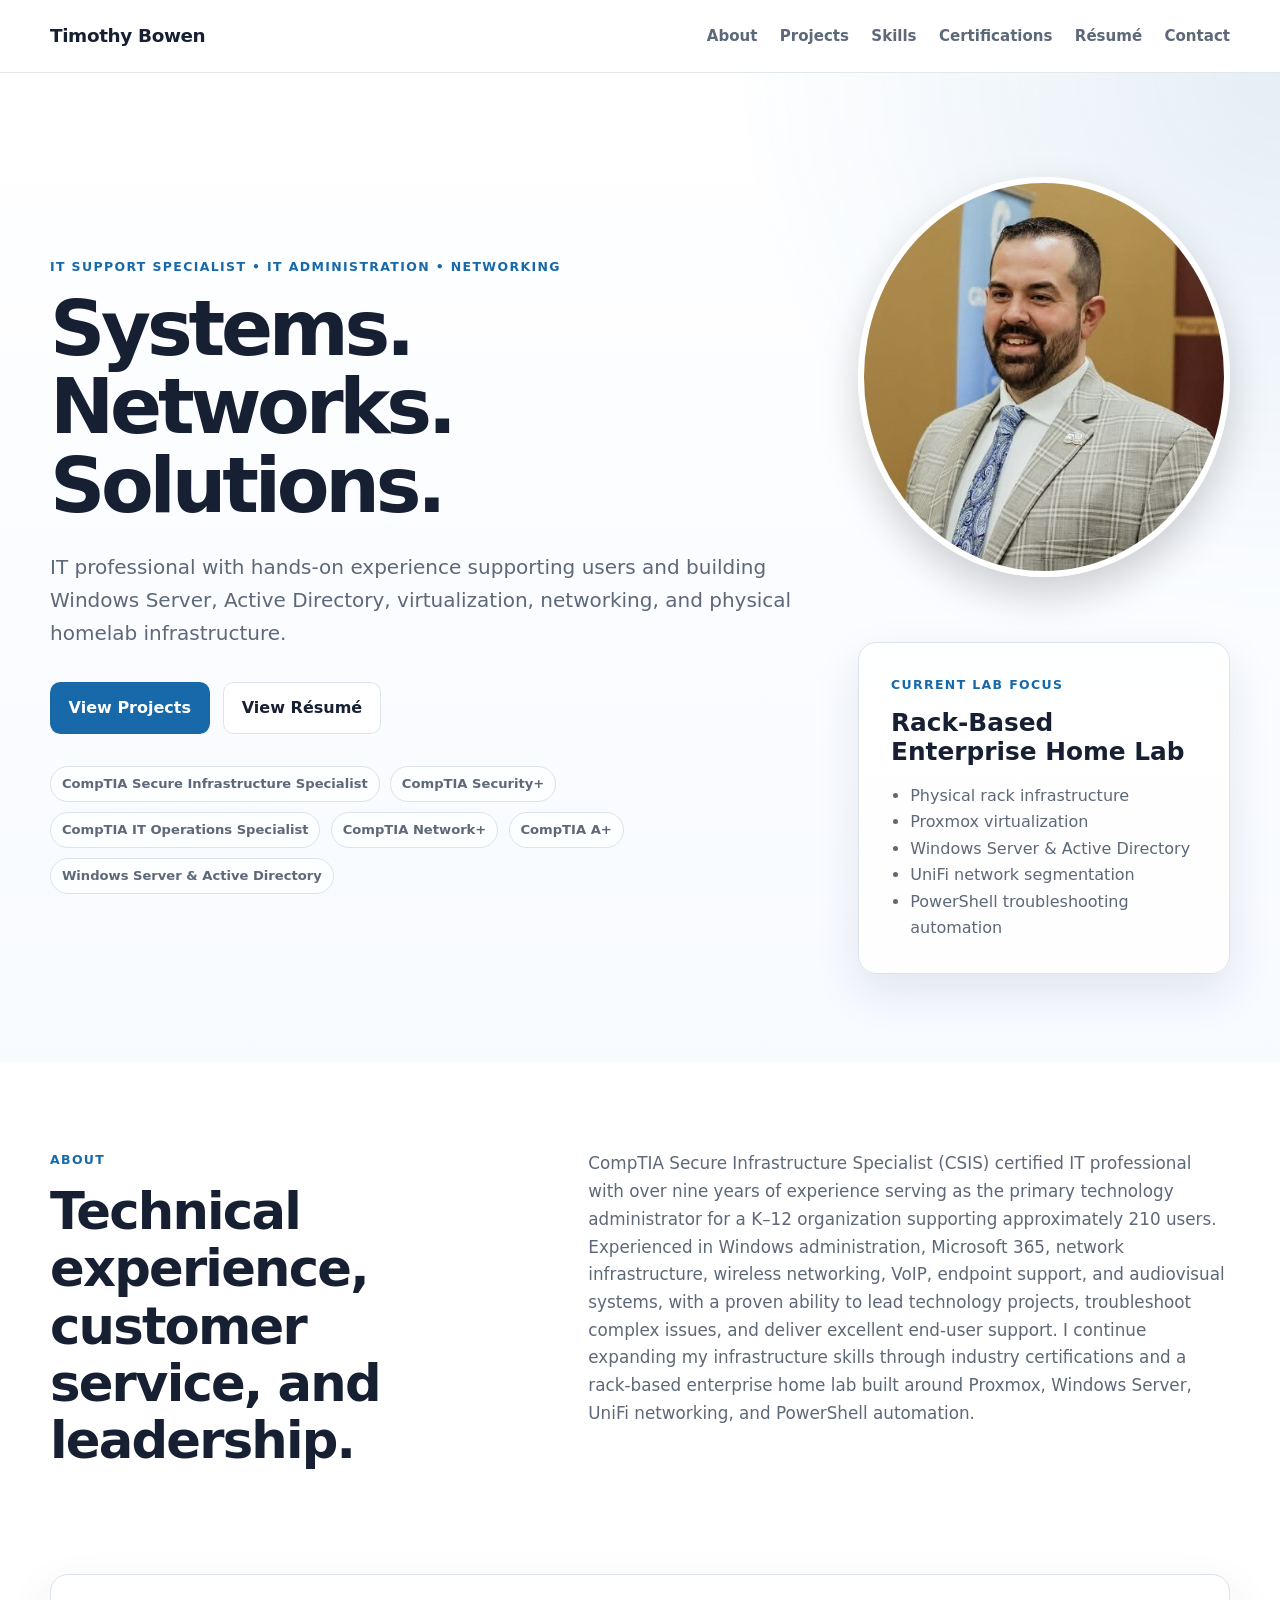
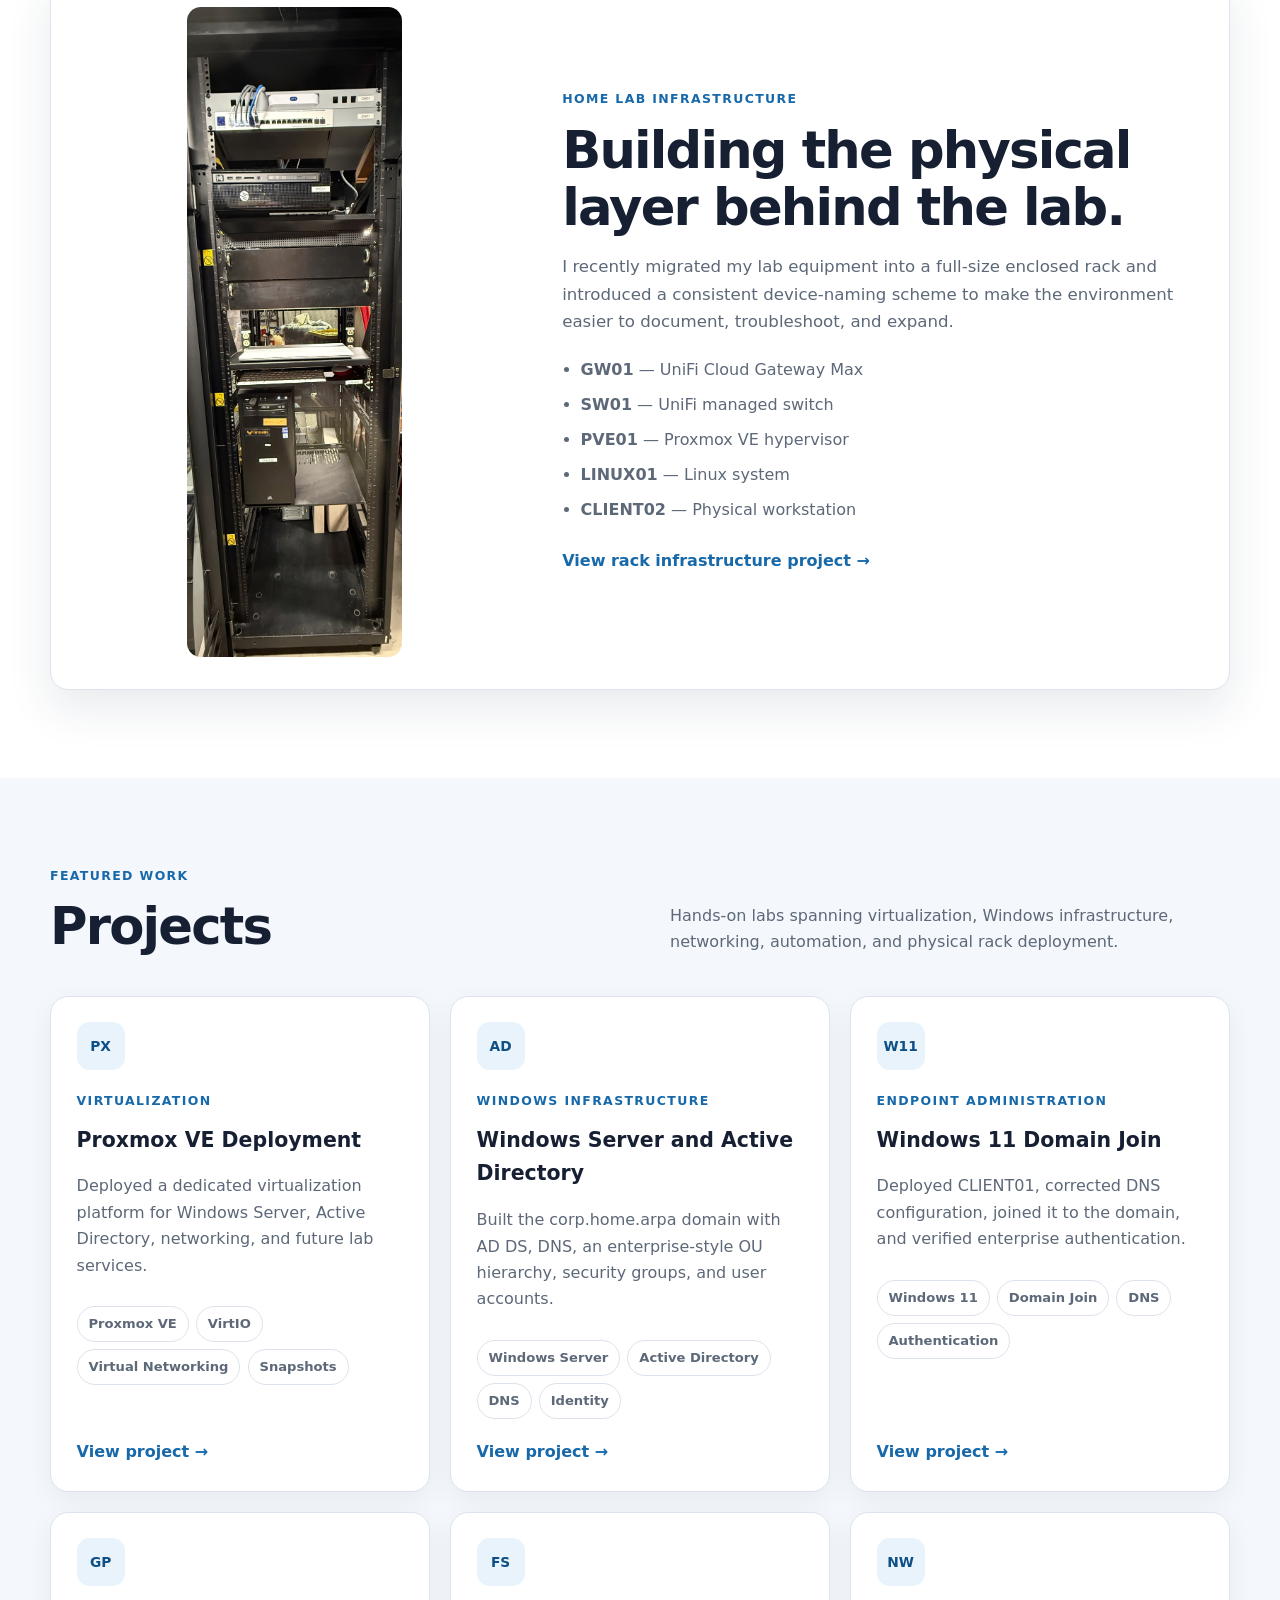
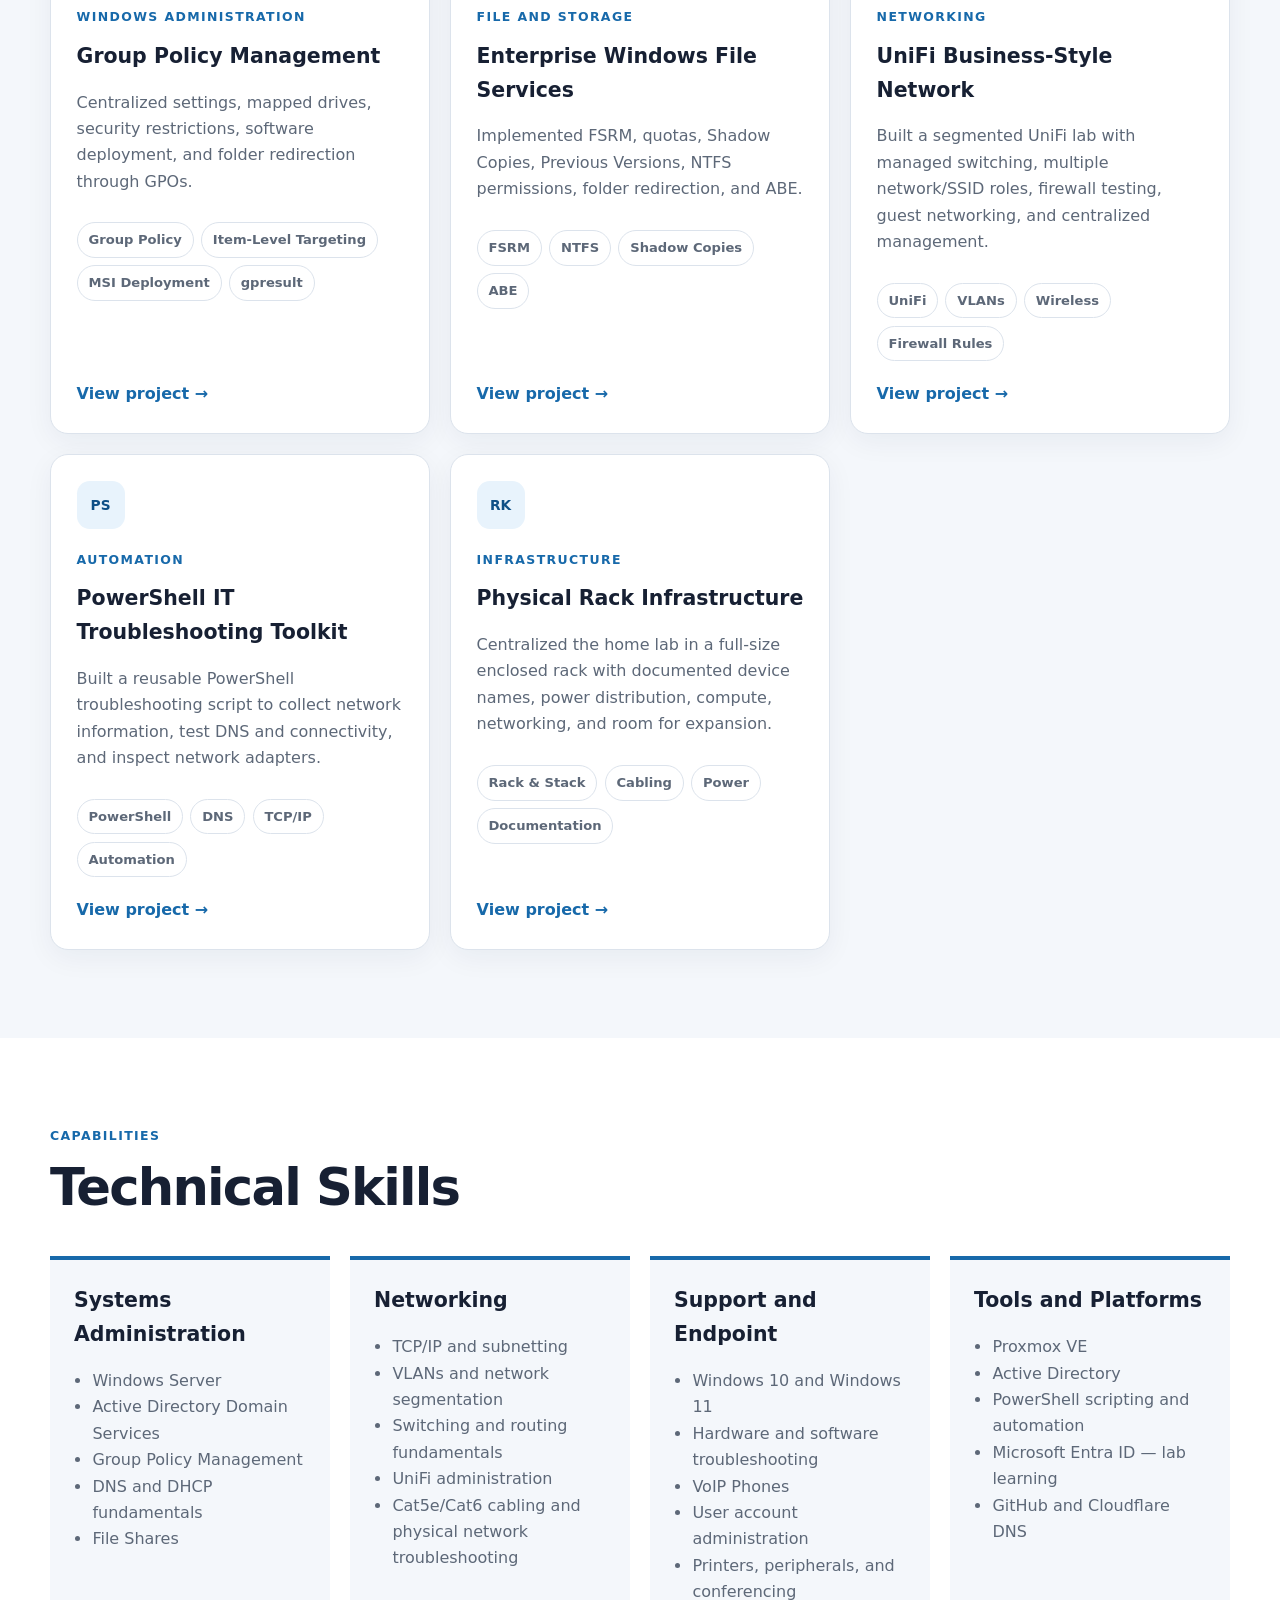
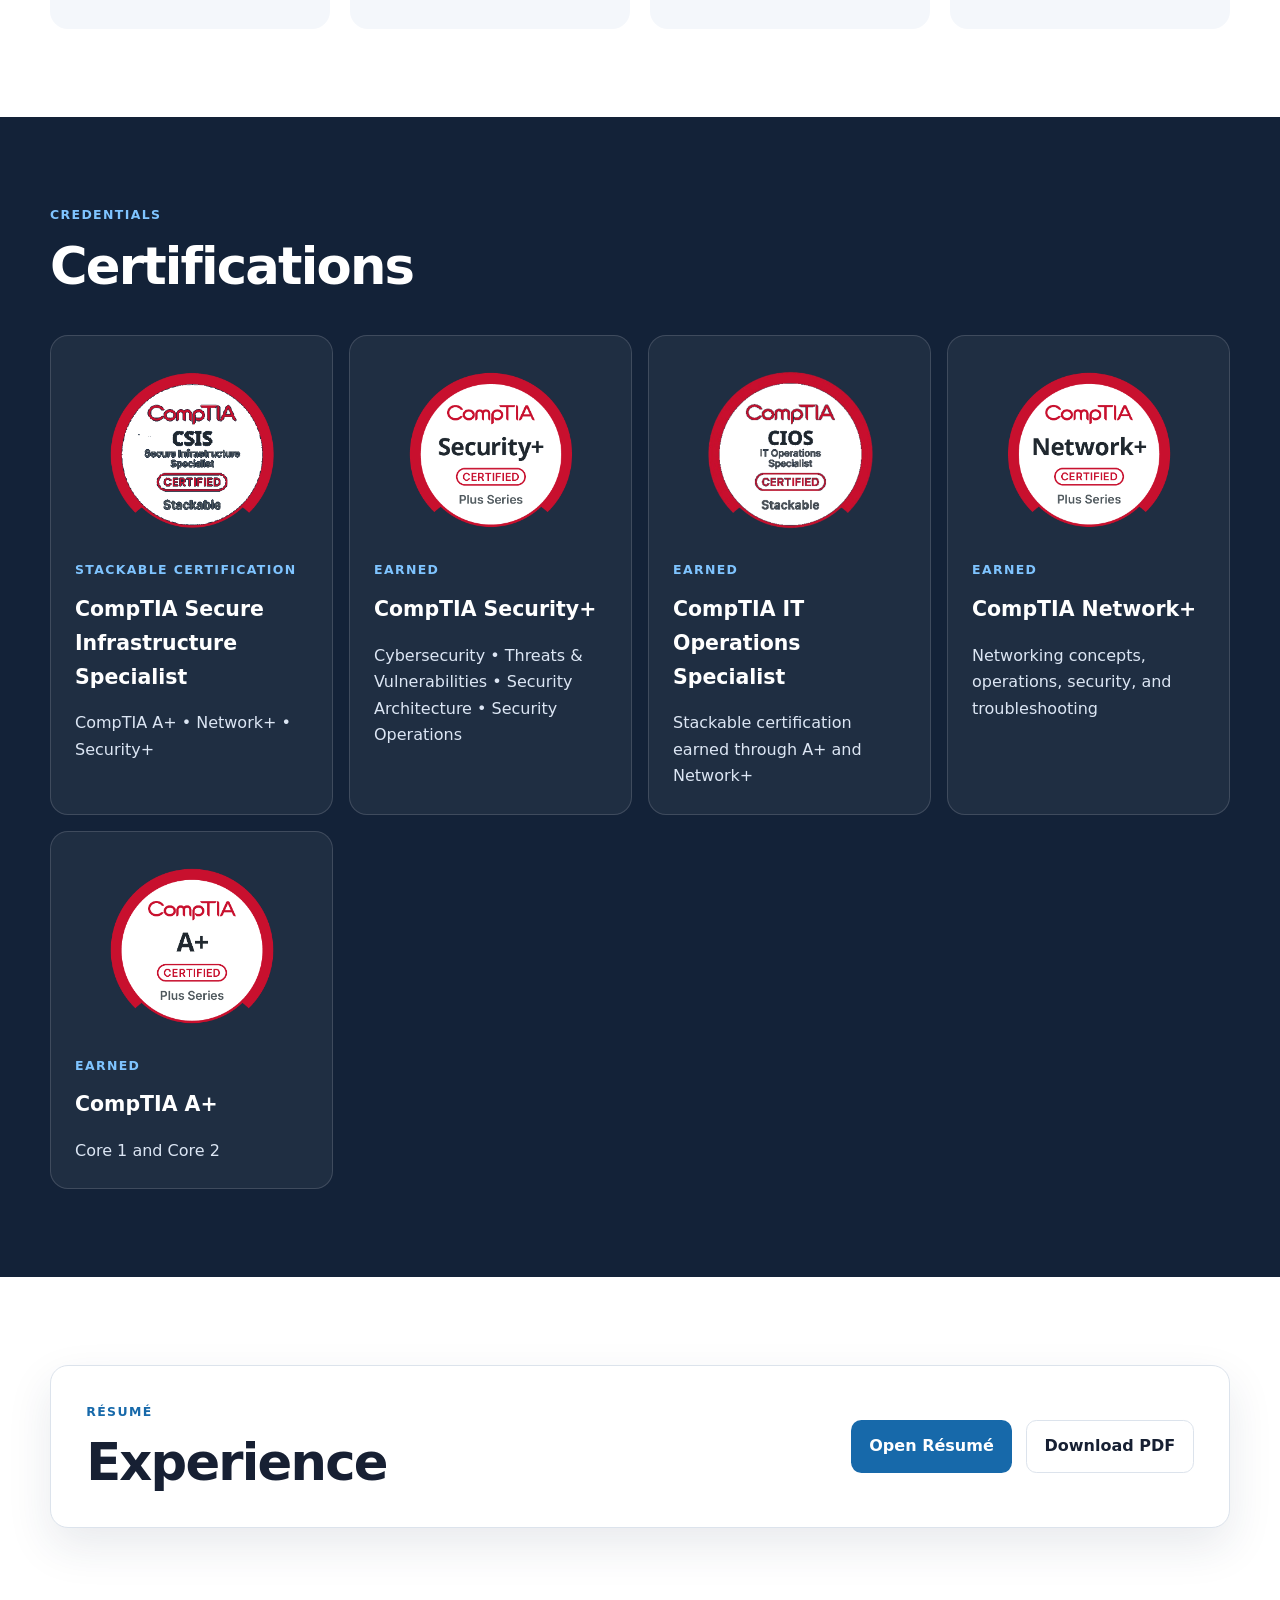
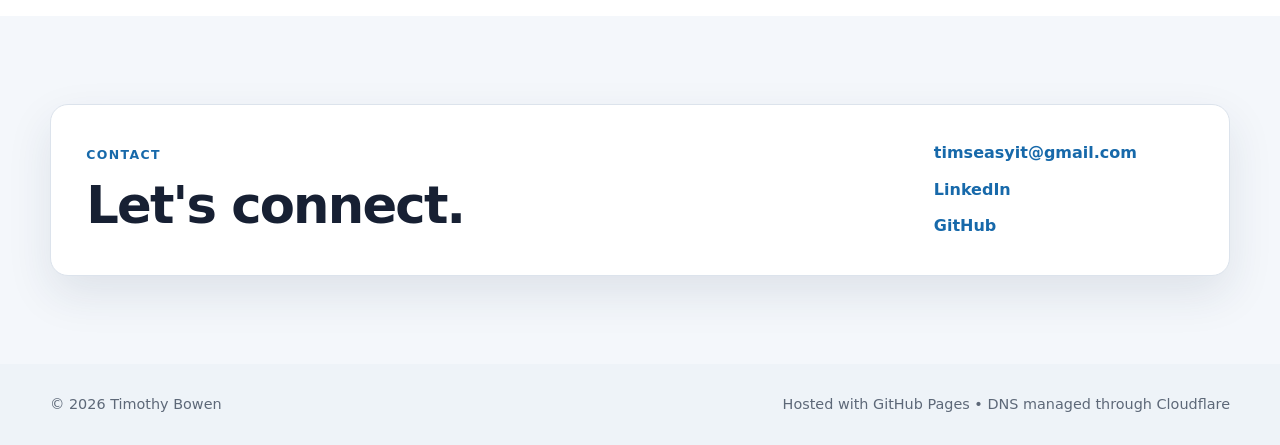
<file: index.html>
<!DOCTYPE html>

<html lang="en">
<head>
<meta charset="utf-8"/>
<meta content="width=device-width, initial-scale=1.0" name="viewport"/>
<meta content="Timothy Bowen's IT portfolio featuring systems administration, networking, Microsoft technologies, and technical projects." name="description"/>
<title>Timothy Bowen | IT Portfolio</title>
<link href="css/styles.css" rel="stylesheet"/>
<script defer="" src="js/main.js"></script>
</head>
<body>
<a class="skip-link" href="#main-content">Skip to main content</a>
<header class="site-header">
<div class="container nav-container">
<a aria-label="Timothy Bowen home" class="site-logo" href="#top">
        Timothy Bowen
      </a>
<button aria-controls="primary-navigation" aria-expanded="false" class="nav-toggle" type="button">
<span class="sr-only">Toggle navigation</span>
<span aria-hidden="true">☰</span>
</button>
<nav aria-label="Primary navigation" class="primary-nav" id="primary-navigation">
<a href="#about">About</a>
<a href="#projects">Projects</a>
<a href="#skills">Skills</a>
<a href="#certifications">Certifications</a>
<a href="#resume">Résumé</a>
<a href="#contact">Contact</a>
</nav>
</div>
</header>
<main id="main-content">
<section class="hero" id="top">
<div class="container hero-grid">
<div class="hero-content">
<p class="eyebrow">IT Support Specialist • IT Administration • Networking</p>
<h1>Systems. Networks. Solutions.</h1>
<p class="hero-summary">IT professional with hands-on experience supporting users and building Windows Server, Active Directory, virtualization, networking, and physical homelab infrastructure.</p>
<div class="button-group">
<a class="button button-primary" href="#projects">View Projects</a>
<a class="button button-secondary" href="#resume">View Résumé</a>
</div>
<ul aria-label="Professional highlights" class="quick-facts">
<li>CompTIA Secure Infrastructure Specialist</li>
<li>CompTIA Security+</li>
<li>CompTIA IT Operations Specialist</li>
<li>CompTIA Network+</li>
<li>CompTIA A+</li>
<li>Windows Server &amp; Active Directory</li>
</ul>
</div>
<aside class="hero-sidebar">
<div class="profile-card">
<img alt="Timothy Bowen" class="profile-photo" src="assets/images/timothy-bowen.jpeg"/>
</div>
<div class="hero-panel">
<p class="panel-label">Current Lab Focus</p>
<h2>Rack-Based Enterprise Home Lab</h2>
<ul><li>Physical rack infrastructure</li><li>Proxmox virtualization</li><li>Windows Server &amp; Active Directory</li><li>UniFi network segmentation</li><li>PowerShell troubleshooting automation</li></ul>
</div>
</aside>
</div>
</section>
<section class="section" id="about">
<div class="container two-column">
<div>
<p class="section-label">About</p>
<h2>Technical experience, customer service, and leadership.</h2>
</div>
<div class="prose">
<p>CompTIA Secure Infrastructure Specialist (CSIS) certified IT professional with over nine years of experience serving as the primary technology administrator for a K–12 organization supporting approximately 210 users. Experienced in Windows administration, Microsoft 365, network infrastructure, wireless networking, VoIP, endpoint support, and audiovisual systems, with a proven ability to lead technology projects, troubleshoot complex issues, and deliver excellent end-user support. I continue expanding my infrastructure skills through industry certifications and a rack-based enterprise home lab built around Proxmox, Windows Server, UniFi networking, and PowerShell automation.</p>

</div>
</div>
</section><section class="section lab-spotlight-section" id="homelab">
<div class="container lab-spotlight">
<div class="lab-spotlight-image-wrap">
<img alt="Rack-based enterprise home lab with labeled gateway, managed switch, Proxmox host, Linux system, and client workstation" class="lab-spotlight-image" src="assets/images/homelab-rack.jpeg"/>
</div>
<div class="lab-spotlight-content">
<p class="section-label">Home Lab Infrastructure</p>
<h2>Building the physical layer behind the lab.</h2>
<p>I recently migrated my lab equipment into a full-size enclosed rack and introduced a consistent device-naming scheme to make the environment easier to document, troubleshoot, and expand.</p>
<ul class="lab-inventory">
<li><strong>GW01</strong> — UniFi Cloud Gateway Max</li>
<li><strong>SW01</strong> — UniFi managed switch</li>
<li><strong>PVE01</strong> — Proxmox VE hypervisor</li>
<li><strong>LINUX01</strong> — Linux system</li>
<li><strong>CLIENT02</strong> — Physical workstation</li>
</ul>
<a class="text-link" href="projects/rack-infrastructure.html">View rack infrastructure project <span aria-hidden="true">→</span></a>
</div>
</div>
</section>
<section class="section section-muted" id="projects">
<div class="container">
<div class="section-heading">
<div>
<p class="section-label">Featured Work</p>
<h2>Projects</h2>
</div>
<p>Hands-on labs spanning virtualization, Windows infrastructure, networking, automation, and physical rack deployment.</p>
</div>
<div class="card-grid">
<article class="project-card">
<div aria-hidden="true" class="card-icon">PX</div>
<p class="card-kicker">Virtualization</p>
<h3>Proxmox VE Deployment</h3>
<p>Deployed a dedicated virtualization platform for Windows Server, Active Directory, networking, and future lab services.</p>
<ul class="tag-list"><li>Proxmox VE</li><li>VirtIO</li><li>Virtual Networking</li><li>Snapshots</li></ul>
<a class="text-link" href="projects/proxmox.html">View project <span aria-hidden="true">→</span></a>
</article>
<article class="project-card">
<div aria-hidden="true" class="card-icon">AD</div>
<p class="card-kicker">Windows Infrastructure</p>
<h3>Windows Server and Active Directory</h3>
<p>Built the corp.home.arpa domain with AD DS, DNS, an enterprise-style OU hierarchy, security groups, and user accounts.</p>
<ul class="tag-list"><li>Windows Server</li><li>Active Directory</li><li>DNS</li><li>Identity</li></ul>
<a class="text-link" href="projects/active-directory.html">View project <span aria-hidden="true">→</span></a>
</article>
<article class="project-card">
<div aria-hidden="true" class="card-icon">W11</div>
<p class="card-kicker">Endpoint Administration</p>
<h3>Windows 11 Domain Join</h3>
<p>Deployed CLIENT01, corrected DNS configuration, joined it to the domain, and verified enterprise authentication.</p>
<ul class="tag-list"><li>Windows 11</li><li>Domain Join</li><li>DNS</li><li>Authentication</li></ul>
<a class="text-link" href="projects/windows-11-domain-join.html">View project <span aria-hidden="true">→</span></a>
</article>
<article class="project-card">
<div aria-hidden="true" class="card-icon">GP</div>
<p class="card-kicker">Windows Administration</p>
<h3>Group Policy Management</h3>
<p>Centralized settings, mapped drives, security restrictions, software deployment, and folder redirection through GPOs.</p>
<ul class="tag-list"><li>Group Policy</li><li>Item-Level Targeting</li><li>MSI Deployment</li><li>gpresult</li></ul>
<a class="text-link" href="projects/group-policy.html">View project <span aria-hidden="true">→</span></a>
</article>
<article class="project-card">
<div aria-hidden="true" class="card-icon">FS</div>
<p class="card-kicker">File and Storage</p>
<h3>Enterprise Windows File Services</h3>
<p>Implemented FSRM, quotas, Shadow Copies, Previous Versions, NTFS permissions, folder redirection, and ABE.</p>
<ul class="tag-list"><li>FSRM</li><li>NTFS</li><li>Shadow Copies</li><li>ABE</li></ul>
<a class="text-link" href="projects/file-services.html">View project <span aria-hidden="true">→</span></a>
</article>
<article class="project-card">
<div aria-hidden="true" class="card-icon">NW</div>
<p class="card-kicker">Networking</p>
<h3>UniFi Business-Style Network</h3>
<p>Built a segmented UniFi lab with managed switching, multiple network/SSID roles, firewall testing, guest networking, and centralized management.</p>
<ul class="tag-list"><li>UniFi</li><li>VLANs</li><li>Wireless</li><li>Firewall Rules</li></ul>
<a class="text-link" href="projects/unifi-network.html">View project <span aria-hidden="true">→</span></a>
</article>
<article class="project-card">
<div aria-hidden="true" class="card-icon">PS</div>
<p class="card-kicker">Automation</p>
<h3>PowerShell IT Troubleshooting Toolkit</h3>
<p>Built a reusable PowerShell troubleshooting script to collect network information, test DNS and connectivity, and inspect network adapters.</p>
<ul class="tag-list"><li>PowerShell</li><li>DNS</li><li>TCP/IP</li><li>Automation</li></ul>
<a class="text-link" href="projects/powershell-toolkit.html">View project <span aria-hidden="true">→</span></a>
</article><article class="project-card">
<div aria-hidden="true" class="card-icon">RK</div>
<p class="card-kicker">Infrastructure</p>
<h3>Physical Rack Infrastructure</h3>
<p>Centralized the home lab in a full-size enclosed rack with documented device names, power distribution, compute, networking, and room for expansion.</p>
<ul class="tag-list"><li>Rack &amp; Stack</li><li>Cabling</li><li>Power</li><li>Documentation</li></ul>
<a class="text-link" href="projects/rack-infrastructure.html">View project <span aria-hidden="true">→</span></a>
</article></div>
</div>
</section>
<section class="section" id="skills">
<div class="container">
<div class="section-heading">
<div>
<p class="section-label">Capabilities</p>
<h2>Technical Skills</h2>
</div>

</div>
<div class="skills-grid">
<article class="skill-group">
<h3>Systems Administration</h3>
<ul>
<li>Windows Server</li>
<li>Active Directory Domain Services</li>
<li>Group Policy Management</li>
<li>DNS and DHCP fundamentals</li>
<li>File Shares</li>
</ul>
</article>
<article class="skill-group">
<h3>Networking</h3>
<ul><li>TCP/IP and subnetting</li><li>VLANs and network segmentation</li><li>Switching and routing fundamentals</li><li>UniFi administration</li><li>Cat5e/Cat6 cabling and physical network troubleshooting</li></ul>
</article>
<article class="skill-group">
<h3>Support and Endpoint</h3>
<ul>
<li>Windows 10 and Windows 11</li>
<li>Hardware and software troubleshooting</li>
<li>VoIP Phones</li>
<li>User account administration</li>
<li>Printers, peripherals, and conferencing</li>
</ul>
</article>
<article class="skill-group">
<h3>Tools and Platforms</h3>
<ul><li>Proxmox VE</li><li>Active Directory</li><li>PowerShell scripting and automation</li><li>Microsoft Entra ID — lab learning</li><li>GitHub and Cloudflare DNS</li></ul>
</article>
</div>
</div>
</section>
<section class="section section-dark" id="certifications">
<div class="container">
<div class="section-heading">
<div>
<p class="section-label">Credentials</p>
<h2>Certifications</h2>
</div>

</div>
<div class="credential-grid">

<article class="credential-card">

    <img
        src="assets/images/CSIS_Certified.png"
        alt="CompTIA Secure Infrastructure Specialist Certification"
        class="cert-badge">

    <p class="credential-status">Stackable Certification</p>

    <h3>CompTIA Secure Infrastructure Specialist</h3>

    <p>
        CompTIA A+ • Network+ • Security+
    </p>

</article>
        
<article class="credential-card">

    <img
        src="assets/images/Security+-png.png"
        alt="CompTIA Security+ Certification"
        class="cert-badge">

    <p class="credential-status">Earned</p>

    <h3>CompTIA Security+</h3>

    <p>
        Cybersecurity • Threats & Vulnerabilities • 
        Security Architecture • Security Operations
    </p>

</article>

</article>
<article class="credential-card">
<img alt="CompTIA A+ Certification" class="cert-badge" src="assets/images/CIOS_Certified.png"/>
<p class="credential-status">Earned</p>
<h3>CompTIA IT Operations Specialist</h3>
<p>Stackable certification earned through A+ and Network+</p>
</article>
<article class="credential-card">
<img alt="CompTIA A+ Certification" class="cert-badge" src="assets/images/Network+-png.png"/>
<p class="credential-status">Earned</p>
<h3>CompTIA Network+</h3>
<p>Networking concepts, operations, security, and troubleshooting</p>
</article>
<article class="credential-card">
<img alt="CompTIA A+ Certification" class="cert-badge" src="assets/images/A+-png.png"/>
<p class="credential-status">Earned</p>
<h3>CompTIA A+</h3>
<p>Core 1 and Core 2</p>
</article>
</div>
</div>
</section>
<section class="section" id="resume">
<div class="container resume-panel">
<div>
<p class="section-label">Résumé</p>
<h2>Experience</h2>

</div>
<div class="button-group">
<a class="button button-primary" href="assets/documents/Timothy-Bowen-Resume.pdf" rel="noopener" target="_blank">
            Open Résumé
          </a>
<a class="button button-secondary" download="" href="assets/documents/Timothy-Bowen-Resume.pdf">
            Download PDF
          </a>
</div>
</div>
</section>
<section class="section section-muted" id="contact">
<div class="container contact-panel">
<div>
<p class="section-label">Contact</p>
<h2>Let's connect.</h2>

</div>
<div class="contact-links">
<a href="mailto:timseasyit@gmail.com">timseasyit@gmail.com</a>
<a href="https://www.linkedin.com/in/timothy-bowen-it/" rel="noopener" target="_blank">
            LinkedIn
          </a>
<a href="https://github.com/timseasyit" rel="noopener" target="_blank">
            GitHub
          </a>
</div>
</div>
</section>
</main>
<footer class="site-footer">
<div class="container footer-content">
<p>© <span id="current-year"></span> Timothy Bowen</p>
<p>Hosted with GitHub Pages • DNS managed through Cloudflare</p>
</div>
</footer>
</body>
</html>
</file>
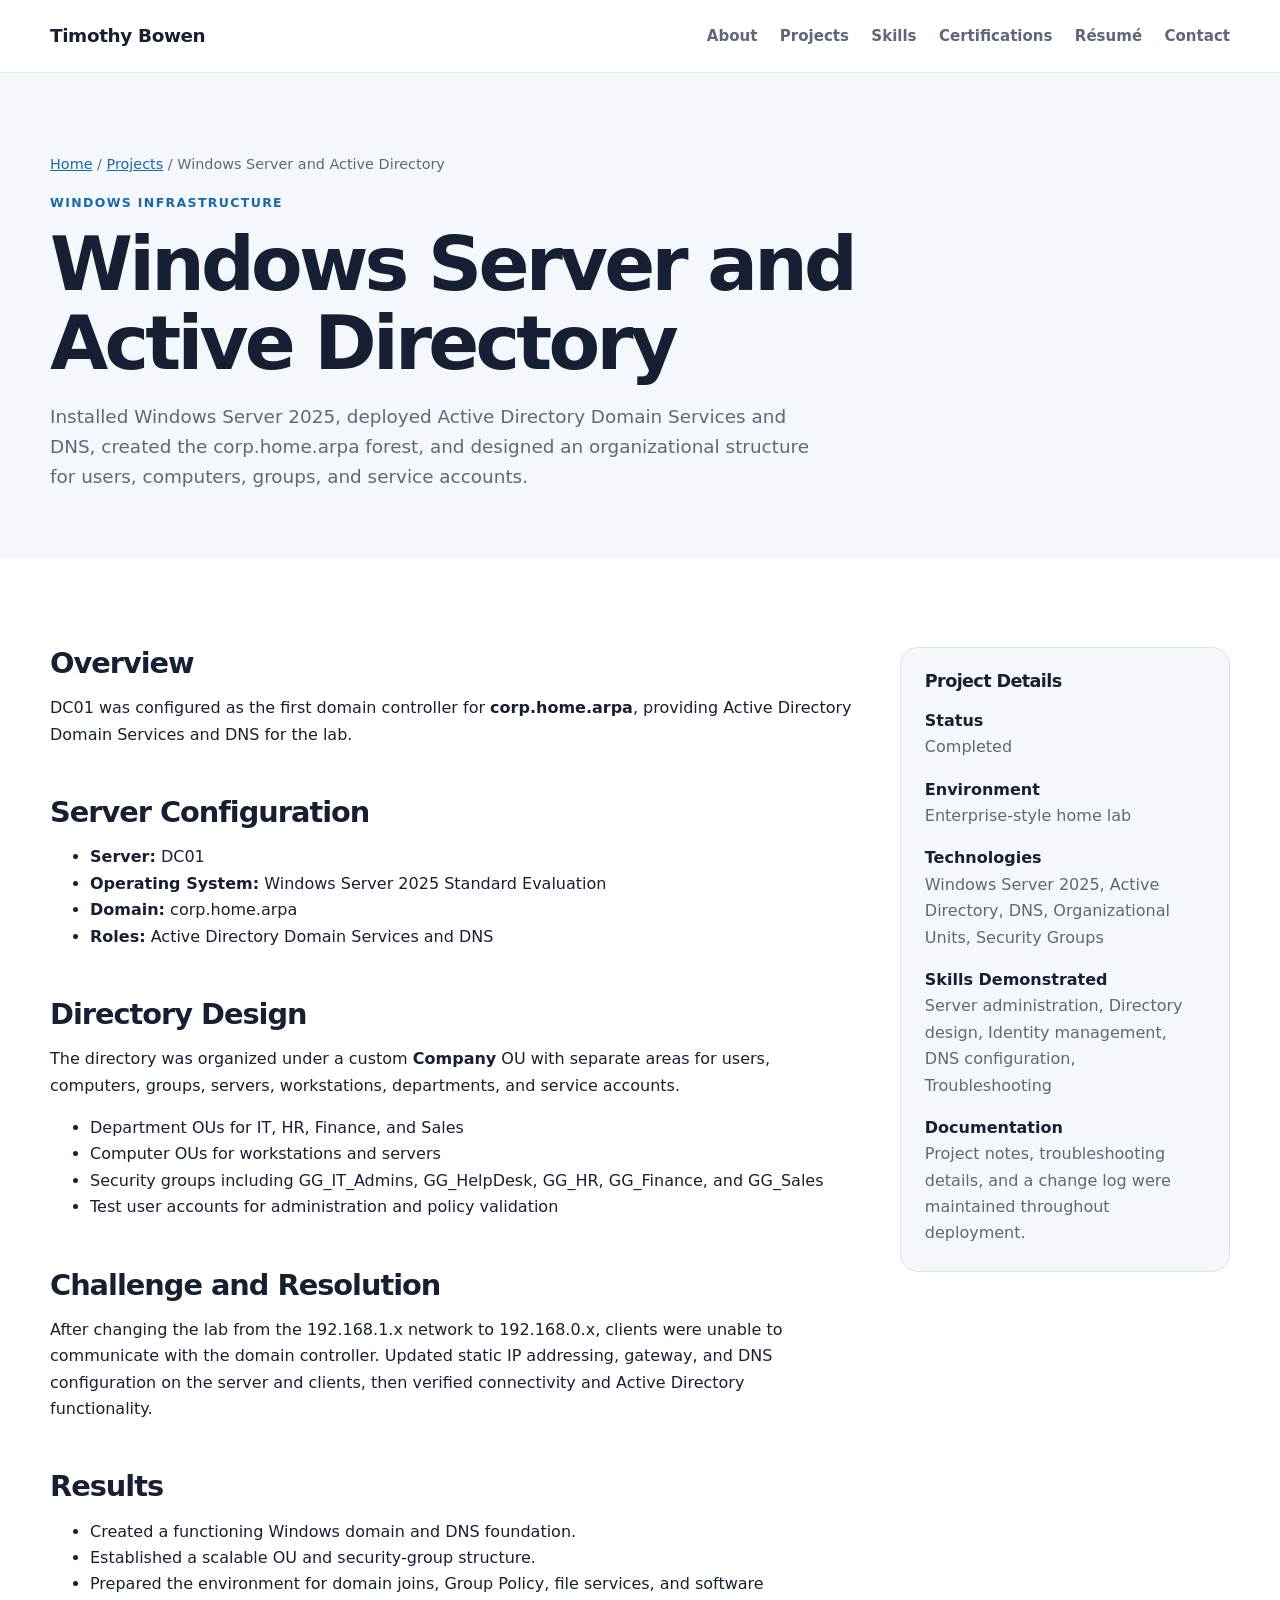
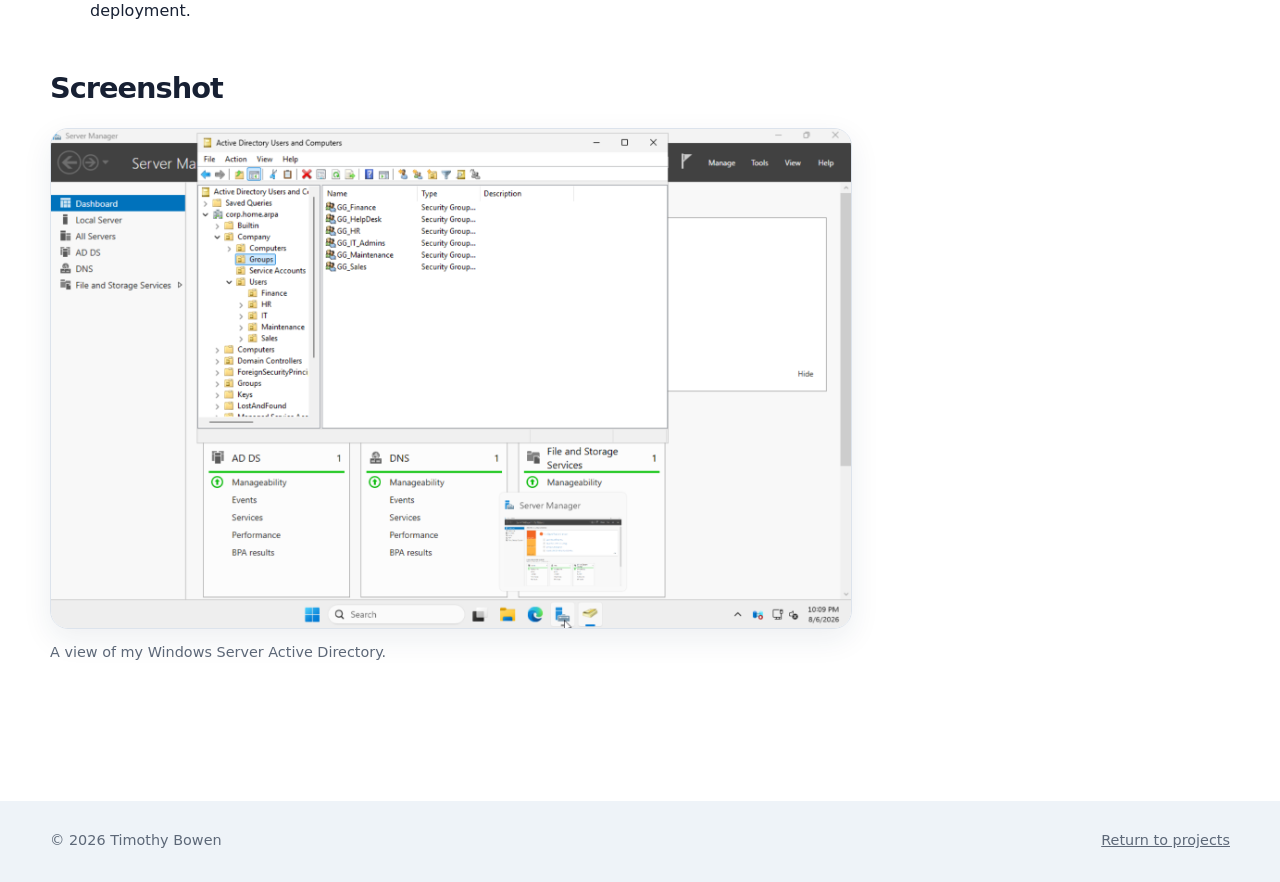
<file: projects/active-directory.html>
<!DOCTYPE html>
<html lang="en">
<head>
  <meta charset="UTF-8">
  <meta name="viewport" content="width=device-width, initial-scale=1.0">
  <meta name="description" content="Installed Windows Server 2025, deployed Active Directory Domain Services and DNS, created the corp.home.arpa forest, and designed an organizational structure for users, computers, groups, and service accounts.">
  <title>Windows Server and Active Directory | Timothy Bowen</title>
  <link rel="stylesheet" href="../css/styles.css">
  <script src="../js/main.js" defer></script>
</head>
<body>
  <a class="skip-link" href="#main-content">Skip to main content</a>
  <header class="site-header">
    <div class="container nav-container">
      <a class="site-logo" href="../index.html">Timothy Bowen</a>
      <button class="nav-toggle" type="button" aria-expanded="false" aria-controls="primary-navigation">
        <span class="sr-only">Toggle navigation</span><span aria-hidden="true">☰</span>
      </button>
      <nav id="primary-navigation" class="primary-nav" aria-label="Primary navigation">
        <a href="../index.html#about">About</a>
        <a href="../index.html#projects">Projects</a>
        <a href="../index.html#skills">Skills</a>
        <a href="../index.html#certifications">Certifications</a>
        <a href="../index.html#resume">Résumé</a>
        <a href="../index.html#contact">Contact</a>
      </nav>
    </div>
  </header>
  <main id="main-content">

    <section class="project-hero">
      <div class="container">
        <nav class="breadcrumbs" aria-label="Breadcrumb">
          <a href="../index.html">Home</a> /
          <a href="../index.html#projects">Projects</a> /
          <span>Windows Server and Active Directory</span>
        </nav>
        <p class="section-label">Windows Infrastructure</p>
        <h1>Windows Server and Active Directory</h1>
        <p class="project-intro">Installed Windows Server 2025, deployed Active Directory Domain Services and DNS, created the corp.home.arpa forest, and designed an organizational structure for users, computers, groups, and service accounts.</p>
      </div>
    </section>
    <section class="section">
      <div class="container project-layout">
        <article class="project-content">
<section><h2>Overview</h2><p>DC01 was configured as the first domain controller for <strong>corp.home.arpa</strong>, providing Active Directory Domain Services and DNS for the lab.</p></section>
<section><h2>Server Configuration</h2><ul>
<li><strong>Server:</strong> DC01</li>
<li><strong>Operating System:</strong> Windows Server 2025 Standard Evaluation</li>
<li><strong>Domain:</strong> corp.home.arpa</li>
<li><strong>Roles:</strong> Active Directory Domain Services and DNS</li>
</ul></section>
<section><h2>Directory Design</h2><p>The directory was organized under a custom <strong>Company</strong> OU with separate areas for users, computers, groups, servers, workstations, departments, and service accounts.</p>
<ul>
<li>Department OUs for IT, HR, Finance, and Sales</li>
<li>Computer OUs for workstations and servers</li>
<li>Security groups including GG_IT_Admins, GG_HelpDesk, GG_HR, GG_Finance, and GG_Sales</li>
<li>Test user accounts for administration and policy validation</li>
</ul></section>
<section><h2>Challenge and Resolution</h2><p>After changing the lab from the 192.168.1.x network to 192.168.0.x, clients were unable to communicate with the domain controller. Updated static IP addressing, gateway, and DNS configuration on the server and clients, then verified connectivity and Active Directory functionality.</p></section>
<section><h2>Results</h2><ul>
<li>Created a functioning Windows domain and DNS foundation.</li>
<li>Established a scalable OU and security-group structure.</li>
<li>Prepared the environment for domain joins, Group Policy, file services, and software deployment.</li>
</ul></section>
<section>

              <h2>Screenshot</h2>
          
              <figure class="project-figure">
          
                  <img
                      src="../assets/images/WinServer AD.png"
                      alt="Active Directory lab architecture"
                      class="project-image">
          
                  <figcaption>
                      A view of my Windows Server Active Directory.
                  </figcaption>
          
              </figure>
          
          </section>

        </article>
        <aside class="project-sidebar">
          <h2>Project Details</h2>
          <dl>
            <dt>Status</dt><dd>Completed</dd>
            <dt>Environment</dt><dd>Enterprise-style home lab</dd>
            <dt>Technologies</dt><dd>Windows Server 2025, Active Directory, DNS, Organizational Units, Security Groups</dd>
            <dt>Skills Demonstrated</dt><dd>Server administration, Directory design, Identity management, DNS configuration, Troubleshooting</dd>
            <dt>Documentation</dt><dd>Project notes, troubleshooting details, and a change log were maintained throughout deployment.</dd>
          </dl>
        </aside>
      </div>
    </section>

  </main>
  <footer class="site-footer">
    <div class="container footer-content">
      <p>© <span id="current-year"></span> Timothy Bowen</p>
      <p><a href="../index.html#projects">Return to projects</a></p>
    </div>
  </footer>
</body>
</html>
</file>
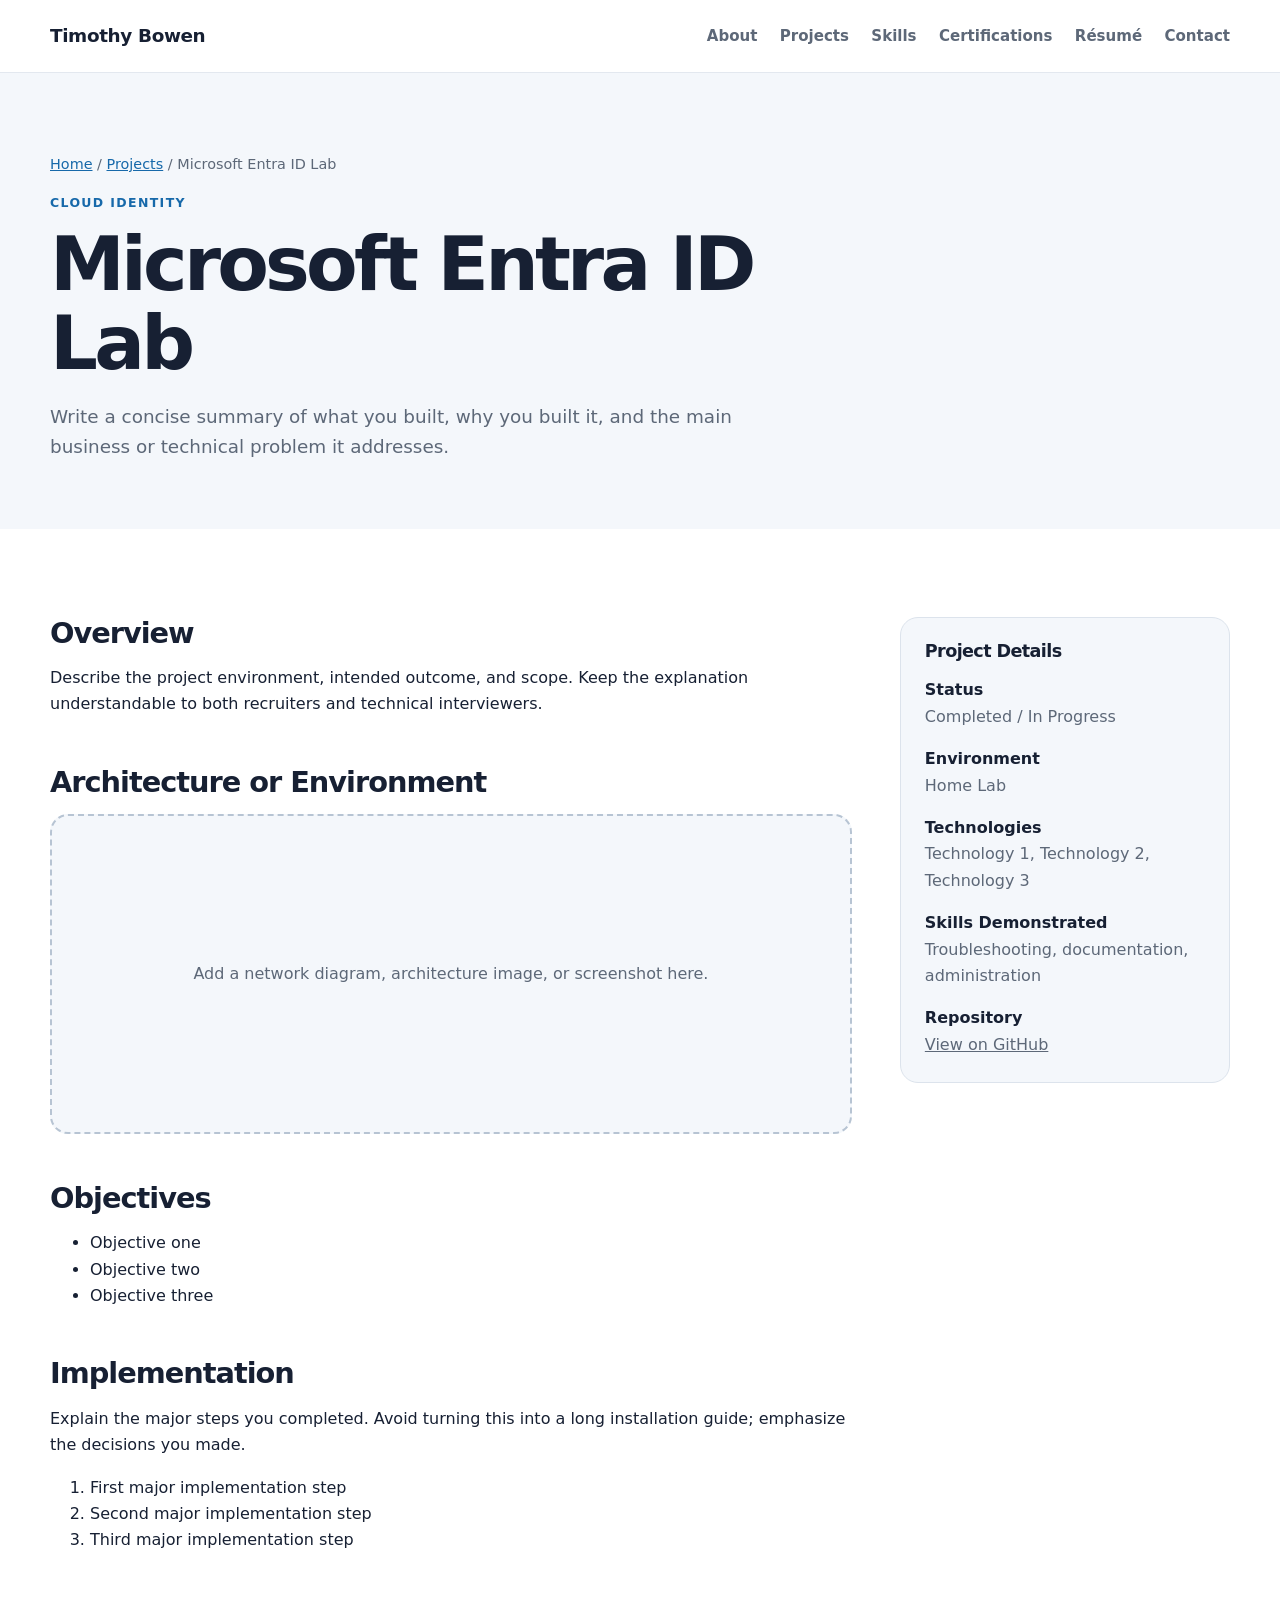
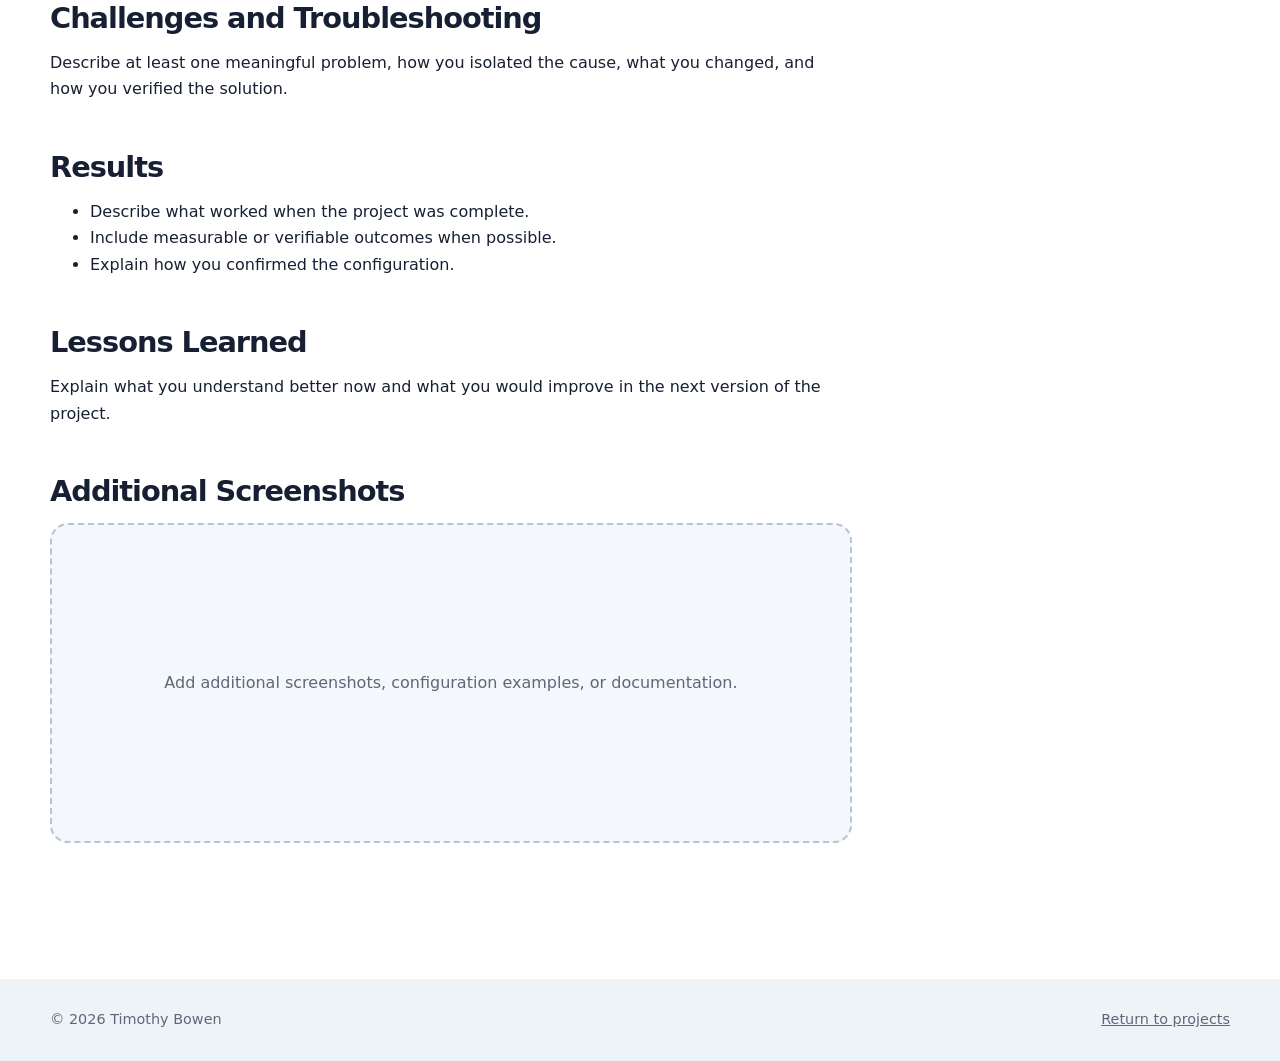
<file: projects/entra-id.html>
<!DOCTYPE html>
<html lang="en">
<head>
  <meta charset="UTF-8">
  <meta name="viewport" content="width=device-width, initial-scale=1.0">
  <meta name="description" content="Technical project by Timothy Bowen.">
  <title>Microsoft Entra ID Lab | Timothy Bowen</title>

  <link rel="stylesheet" href="../css/styles.css">
  <script src="../js/main.js" defer></script>
</head>

<body>
  <a class="skip-link" href="#main-content">Skip to main content</a>

  <header class="site-header">
    <div class="container nav-container">
      <a class="site-logo" href="../index.html">Timothy Bowen</a>

      <button
        class="nav-toggle"
        type="button"
        aria-expanded="false"
        aria-controls="primary-navigation"
      >
        <span class="sr-only">Toggle navigation</span>
        <span aria-hidden="true">☰</span>
      </button>

      <nav id="primary-navigation" class="primary-nav" aria-label="Primary navigation">
        <a href="../index.html#about">About</a>
        <a href="../index.html#projects">Projects</a>
        <a href="../index.html#skills">Skills</a>
        <a href="../index.html#certifications">Certifications</a>
        <a href="../index.html#resume">Résumé</a>
        <a href="../index.html#contact">Contact</a>
      </nav>
    </div>
  </header>

  <main id="main-content">
    <section class="project-hero">
      <div class="container">
        <nav class="breadcrumbs" aria-label="Breadcrumb">
          <a href="../index.html">Home</a> /
          <a href="../index.html#projects">Projects</a> /
          <span>Microsoft Entra ID Lab</span>
        </nav>

        <p class="section-label">Cloud Identity</p>
        <h1>Microsoft Entra ID Lab</h1>
        <p class="project-intro">
          Write a concise summary of what you built, why you built it,
          and the main business or technical problem it addresses.
        </p>
      </div>
    </section>

    <section class="section">
      <div class="container project-layout">
        <article class="project-content">
          <section>
            <h2>Overview</h2>
            <p>
              Describe the project environment, intended outcome, and scope.
              Keep the explanation understandable to both recruiters and
              technical interviewers.
            </p>
          </section>

          <section>
            <h2>Architecture or Environment</h2>
            <div class="image-placeholder">
              Add a network diagram, architecture image, or screenshot here.
            </div>
          </section>

          <section>
            <h2>Objectives</h2>
            <ul>
              <li>Objective one</li>
              <li>Objective two</li>
              <li>Objective three</li>
            </ul>
          </section>

          <section>
            <h2>Implementation</h2>
            <p>
              Explain the major steps you completed. Avoid turning this into
              a long installation guide; emphasize the decisions you made.
            </p>

            <ol>
              <li>First major implementation step</li>
              <li>Second major implementation step</li>
              <li>Third major implementation step</li>
            </ol>
          </section>

          <section>
            <h2>Challenges and Troubleshooting</h2>
            <p>
              Describe at least one meaningful problem, how you isolated the
              cause, what you changed, and how you verified the solution.
            </p>
          </section>

          <section>
            <h2>Results</h2>
            <ul>
              <li>Describe what worked when the project was complete.</li>
              <li>Include measurable or verifiable outcomes when possible.</li>
              <li>Explain how you confirmed the configuration.</li>
            </ul>
          </section>

          <section>
            <h2>Lessons Learned</h2>
            <p>
              Explain what you understand better now and what you would improve
              in the next version of the project.
            </p>
          </section>

          <section>
            <h2>Additional Screenshots</h2>
            <div class="image-placeholder">
              Add additional screenshots, configuration examples, or documentation.
            </div>
          </section>
        </article>

        <aside class="project-sidebar">
          <h2>Project Details</h2>

          <dl>
            <dt>Status</dt>
            <dd>Completed / In Progress</dd>

            <dt>Environment</dt>
            <dd>Home Lab</dd>

            <dt>Technologies</dt>
            <dd>Technology 1, Technology 2, Technology 3</dd>

            <dt>Skills Demonstrated</dt>
            <dd>Troubleshooting, documentation, administration</dd>

            <dt>Repository</dt>
            <dd>
              <a href="https://github.com/timseasyit" target="_blank" rel="noopener">
                View on GitHub
              </a>
            </dd>
          </dl>
        </aside>
      </div>
    </section>
  </main>

  <footer class="site-footer">
    <div class="container footer-content">
      <p>© <span id="current-year"></span> Timothy Bowen</p>
      <p><a href="../index.html#projects">Return to projects</a></p>
    </div>
  </footer>
</body>
</html>
</file>
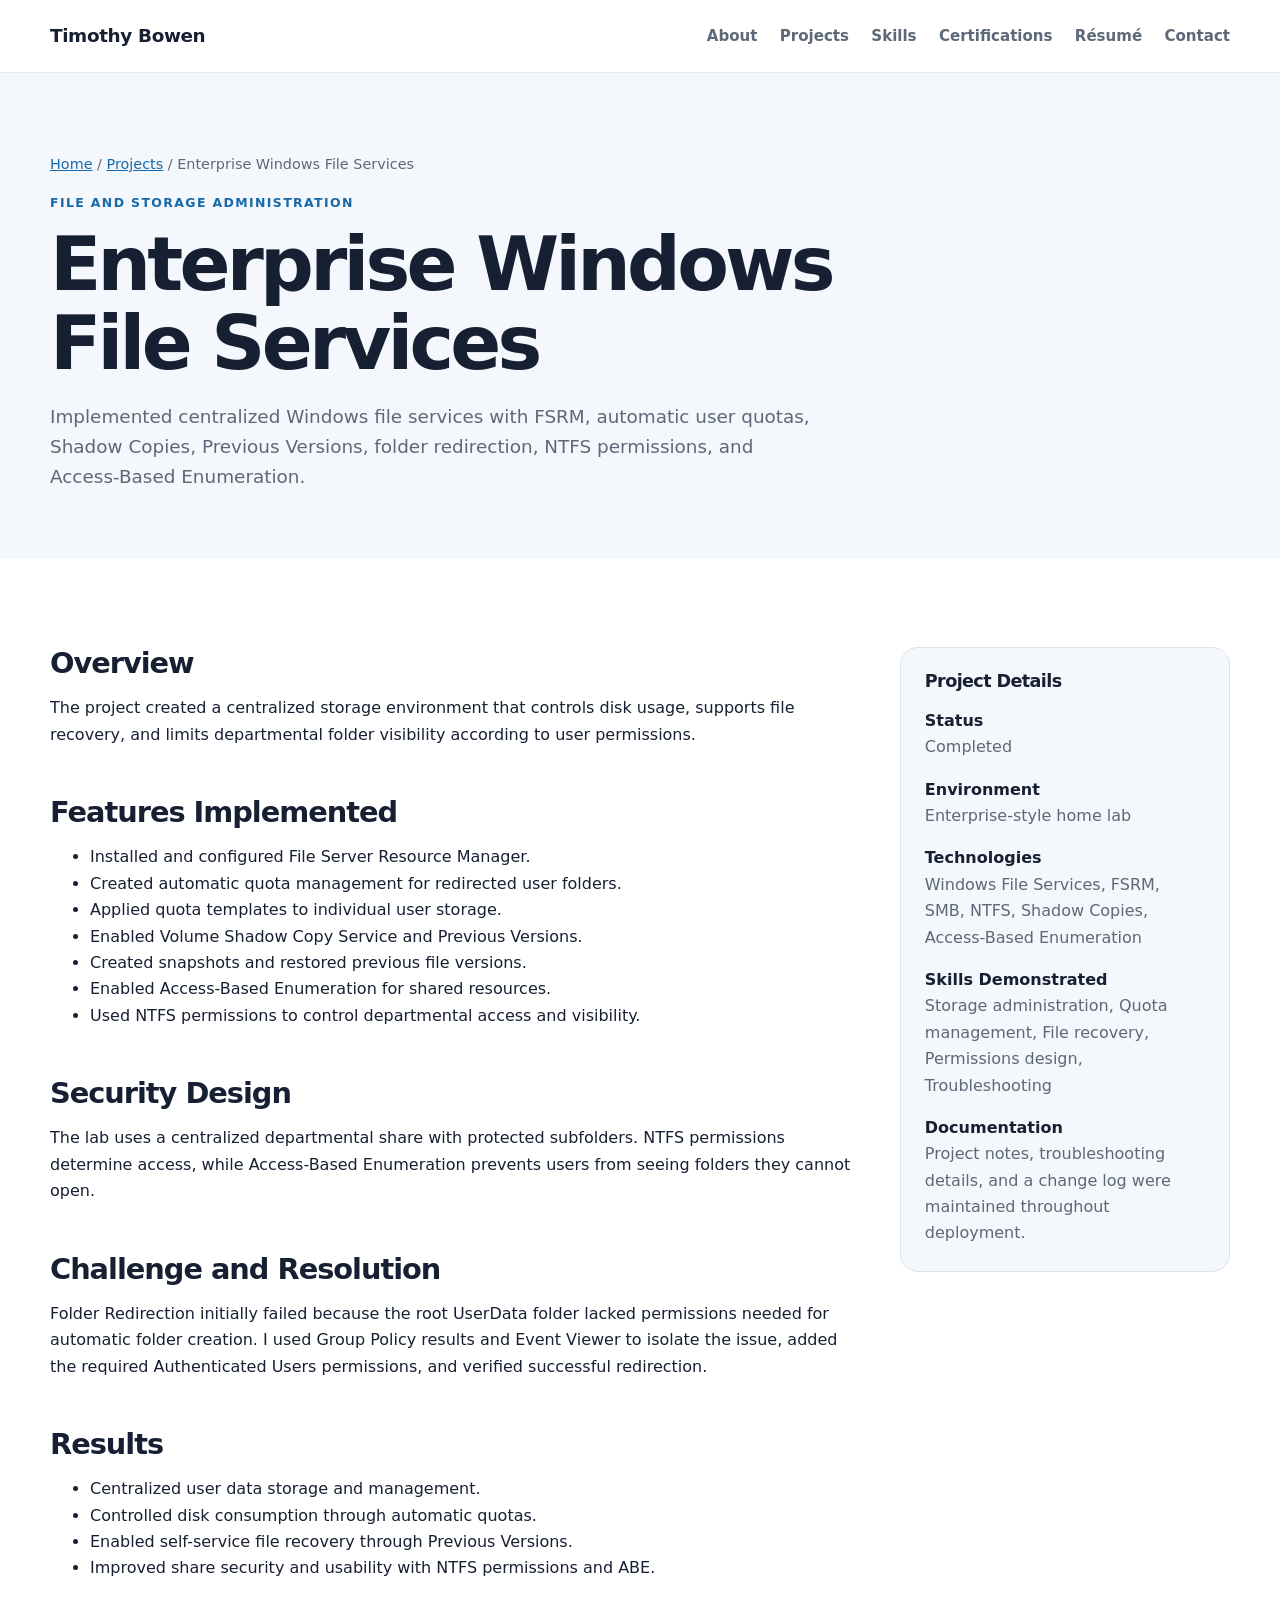
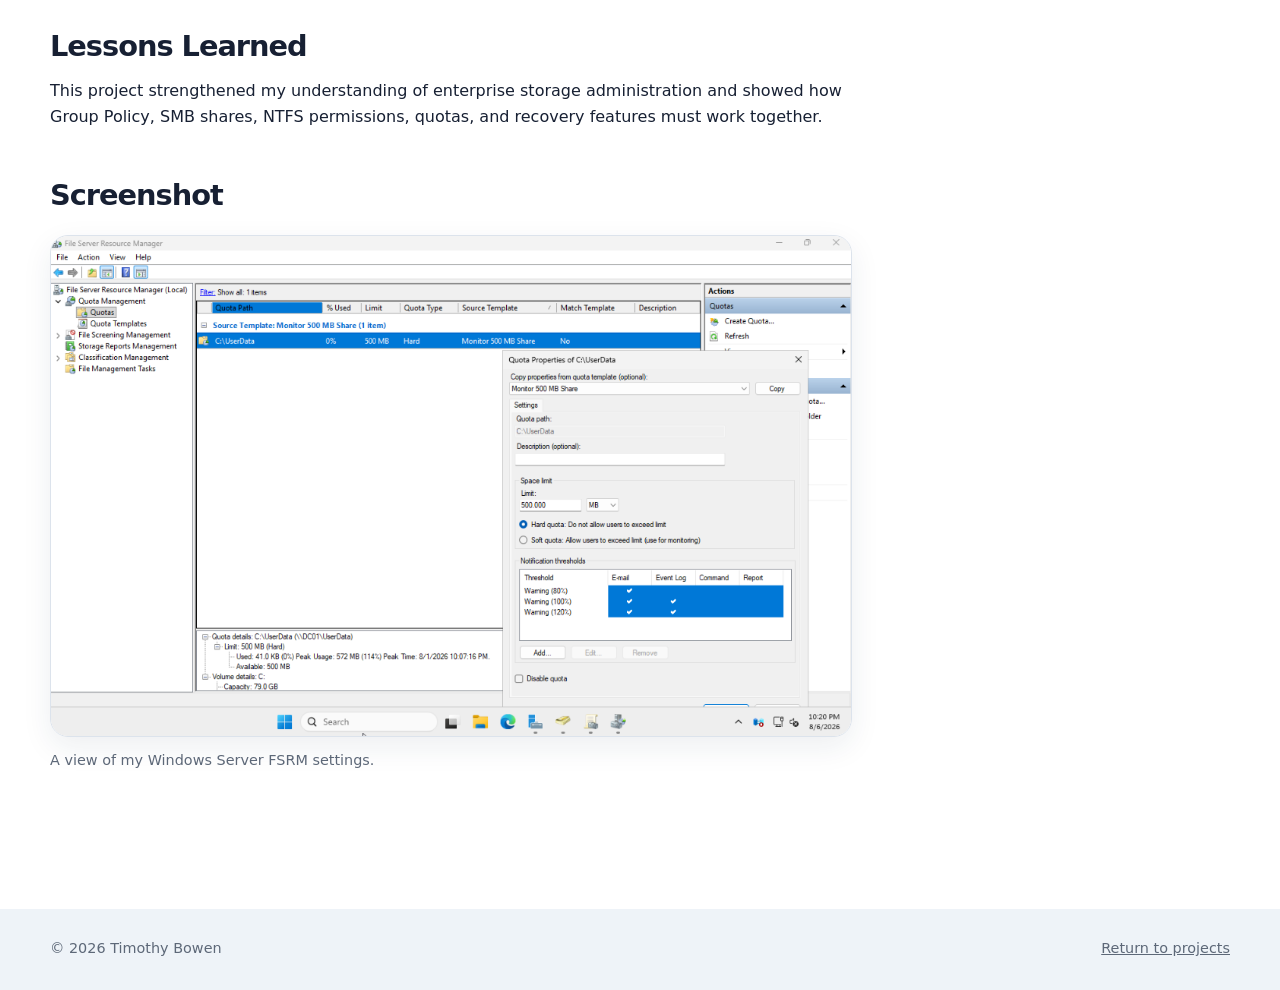
<file: projects/file-services.html>
<!DOCTYPE html>
<html lang="en">
<head>
  <meta charset="UTF-8">
  <meta name="viewport" content="width=device-width, initial-scale=1.0">
  <meta name="description" content="Implemented centralized Windows file services with FSRM, automatic user quotas, Shadow Copies, Previous Versions, folder redirection, NTFS permissions, and Access-Based Enumeration.">
  <title>Enterprise Windows File Services | Timothy Bowen</title>
  <link rel="stylesheet" href="../css/styles.css">
  <script src="../js/main.js" defer></script>
</head>
<body>
  <a class="skip-link" href="#main-content">Skip to main content</a>
  <header class="site-header">
    <div class="container nav-container">
      <a class="site-logo" href="../index.html">Timothy Bowen</a>
      <button class="nav-toggle" type="button" aria-expanded="false" aria-controls="primary-navigation">
        <span class="sr-only">Toggle navigation</span><span aria-hidden="true">☰</span>
      </button>
      <nav id="primary-navigation" class="primary-nav" aria-label="Primary navigation">
        <a href="../index.html#about">About</a>
        <a href="../index.html#projects">Projects</a>
        <a href="../index.html#skills">Skills</a>
        <a href="../index.html#certifications">Certifications</a>
        <a href="../index.html#resume">Résumé</a>
        <a href="../index.html#contact">Contact</a>
      </nav>
    </div>
  </header>
  <main id="main-content">

    <section class="project-hero">
      <div class="container">
        <nav class="breadcrumbs" aria-label="Breadcrumb">
          <a href="../index.html">Home</a> /
          <a href="../index.html#projects">Projects</a> /
          <span>Enterprise Windows File Services</span>
        </nav>
        <p class="section-label">File and Storage Administration</p>
        <h1>Enterprise Windows File Services</h1>
        <p class="project-intro">Implemented centralized Windows file services with FSRM, automatic user quotas, Shadow Copies, Previous Versions, folder redirection, NTFS permissions, and Access-Based Enumeration.</p>
      </div>
    </section>
    <section class="section">
      <div class="container project-layout">
        <article class="project-content">
<section><h2>Overview</h2><p>The project created a centralized storage environment that controls disk usage, supports file recovery, and limits departmental folder visibility according to user permissions.</p></section>
<section><h2>Features Implemented</h2><ul>
<li>Installed and configured File Server Resource Manager.</li>
<li>Created automatic quota management for redirected user folders.</li>
<li>Applied quota templates to individual user storage.</li>
<li>Enabled Volume Shadow Copy Service and Previous Versions.</li>
<li>Created snapshots and restored previous file versions.</li>
<li>Enabled Access-Based Enumeration for shared resources.</li>
<li>Used NTFS permissions to control departmental access and visibility.</li>
</ul></section>
<section><h2>Security Design</h2><p>The lab uses a centralized departmental share with protected subfolders. NTFS permissions determine access, while Access-Based Enumeration prevents users from seeing folders they cannot open.</p></section>
<section><h2>Challenge and Resolution</h2><p>Folder Redirection initially failed because the root UserData folder lacked permissions needed for automatic folder creation. I used Group Policy results and Event Viewer to isolate the issue, added the required Authenticated Users permissions, and verified successful redirection.</p></section>
<section><h2>Results</h2><ul>
<li>Centralized user data storage and management.</li>
<li>Controlled disk consumption through automatic quotas.</li>
<li>Enabled self-service file recovery through Previous Versions.</li>
<li>Improved share security and usability with NTFS permissions and ABE.</li>
</ul></section>
<section><h2>Lessons Learned</h2><p>This project strengthened my understanding of enterprise storage administration and showed how Group Policy, SMB shares, NTFS permissions, quotas, and recovery features must work together.</p></section>
<section>

              <h2>Screenshot</h2>
          
              <figure class="project-figure">
          
                  <img
                      src="../assets/images/FSRM.png"
                      alt="Active Directory lab architecture"
                      class="project-image">
          
                  <figcaption>
                      A view of my Windows Server FSRM settings.
                  </figcaption>
          
              </figure>
          
          </section>

        </article>
        <aside class="project-sidebar">
          <h2>Project Details</h2>
          <dl>
            <dt>Status</dt><dd>Completed</dd>
            <dt>Environment</dt><dd>Enterprise-style home lab</dd>
            <dt>Technologies</dt><dd>Windows File Services, FSRM, SMB, NTFS, Shadow Copies, Access-Based Enumeration</dd>
            <dt>Skills Demonstrated</dt><dd>Storage administration, Quota management, File recovery, Permissions design, Troubleshooting</dd>
            <dt>Documentation</dt><dd>Project notes, troubleshooting details, and a change log were maintained throughout deployment.</dd>
          </dl>
        </aside>
      </div>
    </section>

  </main>
  <footer class="site-footer">
    <div class="container footer-content">
      <p>© <span id="current-year"></span> Timothy Bowen</p>
      <p><a href="../index.html#projects">Return to projects</a></p>
    </div>
  </footer>
</body>
</html>
</file>
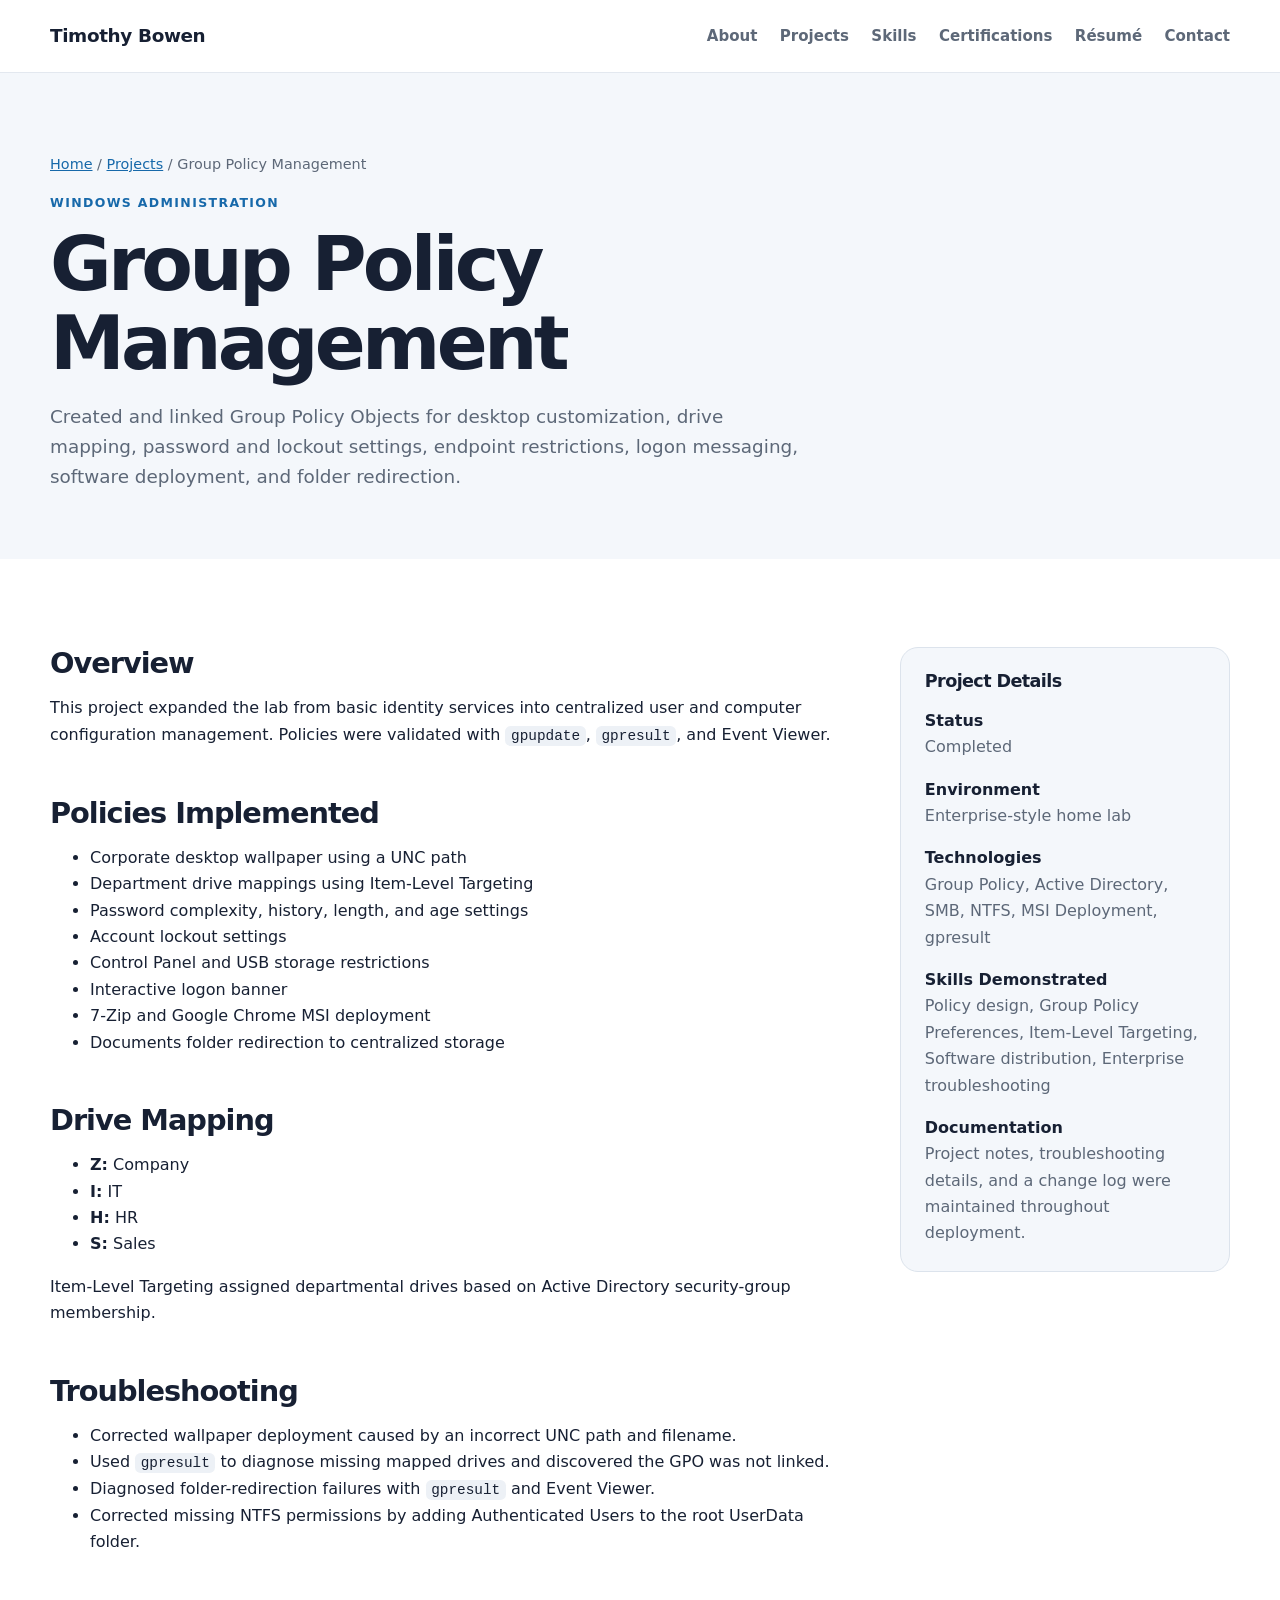
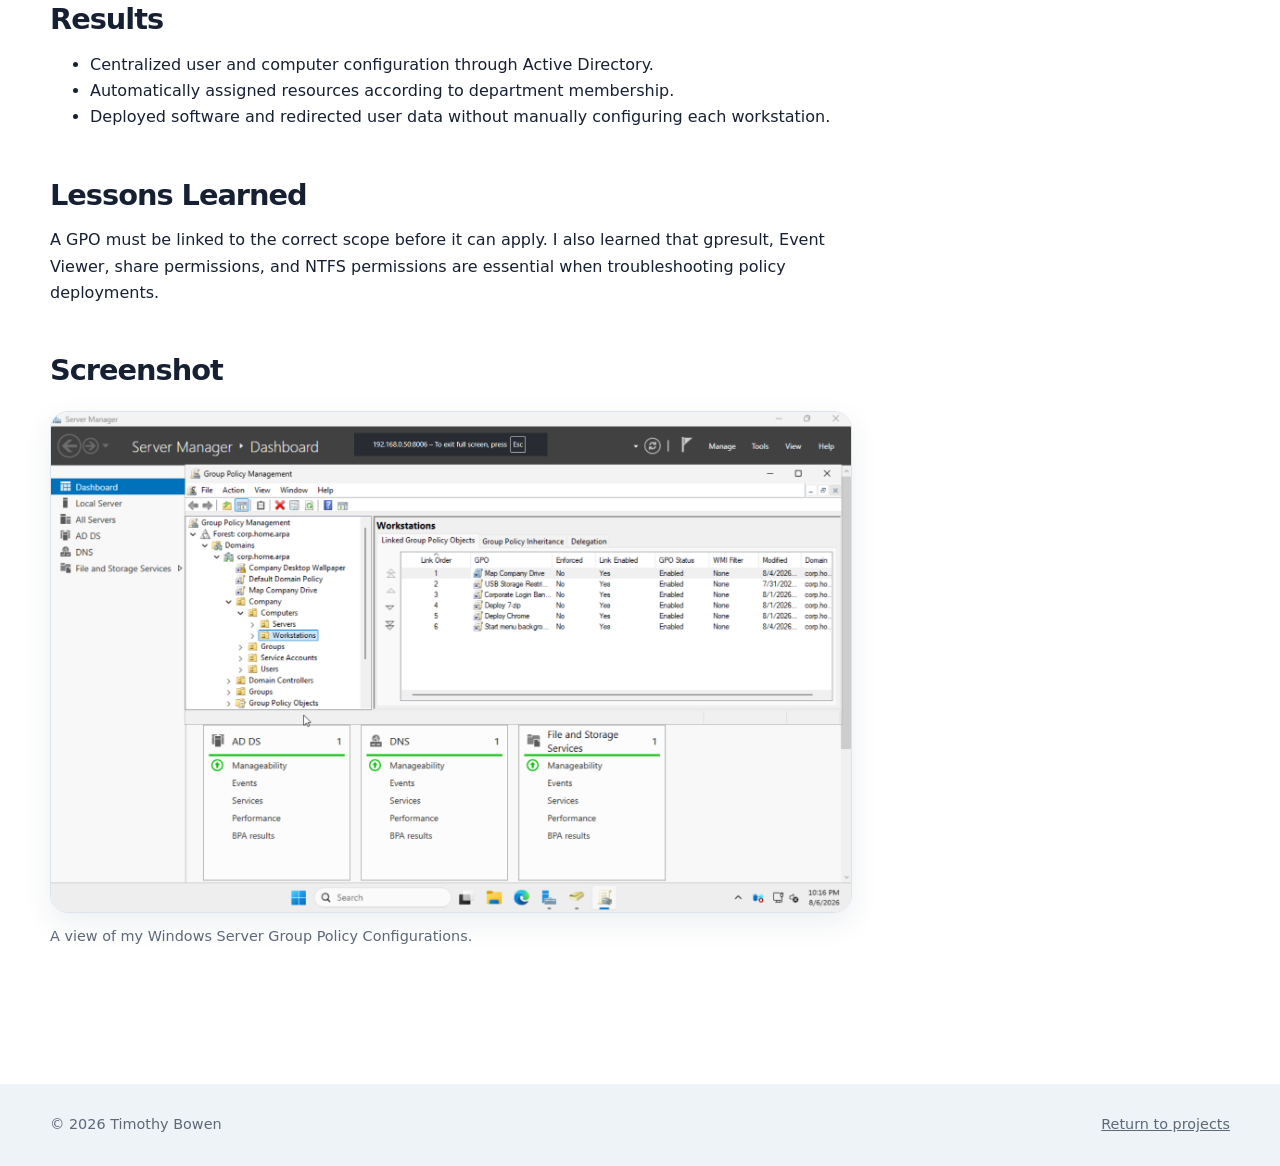
<file: projects/group-policy.html>
<!DOCTYPE html>
<html lang="en">
<head>
  <meta charset="UTF-8">
  <meta name="viewport" content="width=device-width, initial-scale=1.0">
  <meta name="description" content="Created and linked Group Policy Objects for desktop customization, drive mapping, password and lockout settings, endpoint restrictions, logon messaging, software deployment, and folder redirection.">
  <title>Group Policy Management | Timothy Bowen</title>
  <link rel="stylesheet" href="../css/styles.css">
  <script src="../js/main.js" defer></script>
</head>
<body>
  <a class="skip-link" href="#main-content">Skip to main content</a>
  <header class="site-header">
    <div class="container nav-container">
      <a class="site-logo" href="../index.html">Timothy Bowen</a>
      <button class="nav-toggle" type="button" aria-expanded="false" aria-controls="primary-navigation">
        <span class="sr-only">Toggle navigation</span><span aria-hidden="true">☰</span>
      </button>
      <nav id="primary-navigation" class="primary-nav" aria-label="Primary navigation">
        <a href="../index.html#about">About</a>
        <a href="../index.html#projects">Projects</a>
        <a href="../index.html#skills">Skills</a>
        <a href="../index.html#certifications">Certifications</a>
        <a href="../index.html#resume">Résumé</a>
        <a href="../index.html#contact">Contact</a>
      </nav>
    </div>
  </header>
  <main id="main-content">

    <section class="project-hero">
      <div class="container">
        <nav class="breadcrumbs" aria-label="Breadcrumb">
          <a href="../index.html">Home</a> /
          <a href="../index.html#projects">Projects</a> /
          <span>Group Policy Management</span>
        </nav>
        <p class="section-label">Windows Administration</p>
        <h1>Group Policy Management</h1>
        <p class="project-intro">Created and linked Group Policy Objects for desktop customization, drive mapping, password and lockout settings, endpoint restrictions, logon messaging, software deployment, and folder redirection.</p>
      </div>
    </section>
    <section class="section">
      <div class="container project-layout">
        <article class="project-content">
<section><h2>Overview</h2><p>This project expanded the lab from basic identity services into centralized user and computer configuration management. Policies were validated with <code>gpupdate</code>, <code>gpresult</code>, and Event Viewer.</p></section>
<section><h2>Policies Implemented</h2><ul>
<li>Corporate desktop wallpaper using a UNC path</li>
<li>Department drive mappings using Item-Level Targeting</li>
<li>Password complexity, history, length, and age settings</li>
<li>Account lockout settings</li>
<li>Control Panel and USB storage restrictions</li>
<li>Interactive logon banner</li>
<li>7-Zip and Google Chrome MSI deployment</li>
<li>Documents folder redirection to centralized storage</li>
</ul></section>
<section><h2>Drive Mapping</h2><ul>
<li><strong>Z:</strong> Company</li>
<li><strong>I:</strong> IT</li>
<li><strong>H:</strong> HR</li>
<li><strong>S:</strong> Sales</li>
</ul>
<p>Item-Level Targeting assigned departmental drives based on Active Directory security-group membership.</p></section>
<section><h2>Troubleshooting</h2><ul>
<li>Corrected wallpaper deployment caused by an incorrect UNC path and filename.</li>
<li>Used <code>gpresult</code> to diagnose missing mapped drives and discovered the GPO was not linked.</li>
<li>Diagnosed folder-redirection failures with <code>gpresult</code> and Event Viewer.</li>
<li>Corrected missing NTFS permissions by adding Authenticated Users to the root UserData folder.</li>
</ul></section>
<section><h2>Results</h2><ul>
<li>Centralized user and computer configuration through Active Directory.</li>
<li>Automatically assigned resources according to department membership.</li>
<li>Deployed software and redirected user data without manually configuring each workstation.</li>
</ul></section>
<section><h2>Lessons Learned</h2><p>A GPO must be linked to the correct scope before it can apply. I also learned that gpresult, Event Viewer, share permissions, and NTFS permissions are essential when troubleshooting policy deployments.</p></section>
<section>

              <h2>Screenshot</h2>
          
              <figure class="project-figure">
          
                  <img
                      src="../assets/images/GPO.png"
                      alt="Active Directory lab architecture"
                      class="project-image">
          
                  <figcaption>
                      A view of my Windows Server Group Policy Configurations.
                  </figcaption>
          
              </figure>
          
          </section>

        </article>
        <aside class="project-sidebar">
          <h2>Project Details</h2>
          <dl>
            <dt>Status</dt><dd>Completed</dd>
            <dt>Environment</dt><dd>Enterprise-style home lab</dd>
            <dt>Technologies</dt><dd>Group Policy, Active Directory, SMB, NTFS, MSI Deployment, gpresult</dd>
            <dt>Skills Demonstrated</dt><dd>Policy design, Group Policy Preferences, Item-Level Targeting, Software distribution, Enterprise troubleshooting</dd>
            <dt>Documentation</dt><dd>Project notes, troubleshooting details, and a change log were maintained throughout deployment.</dd>
          </dl>
        </aside>
      </div>
    </section>

  </main>
  <footer class="site-footer">
    <div class="container footer-content">
      <p>© <span id="current-year"></span> Timothy Bowen</p>
      <p><a href="../index.html#projects">Return to projects</a></p>
    </div>
  </footer>
</body>
</html>
</file>
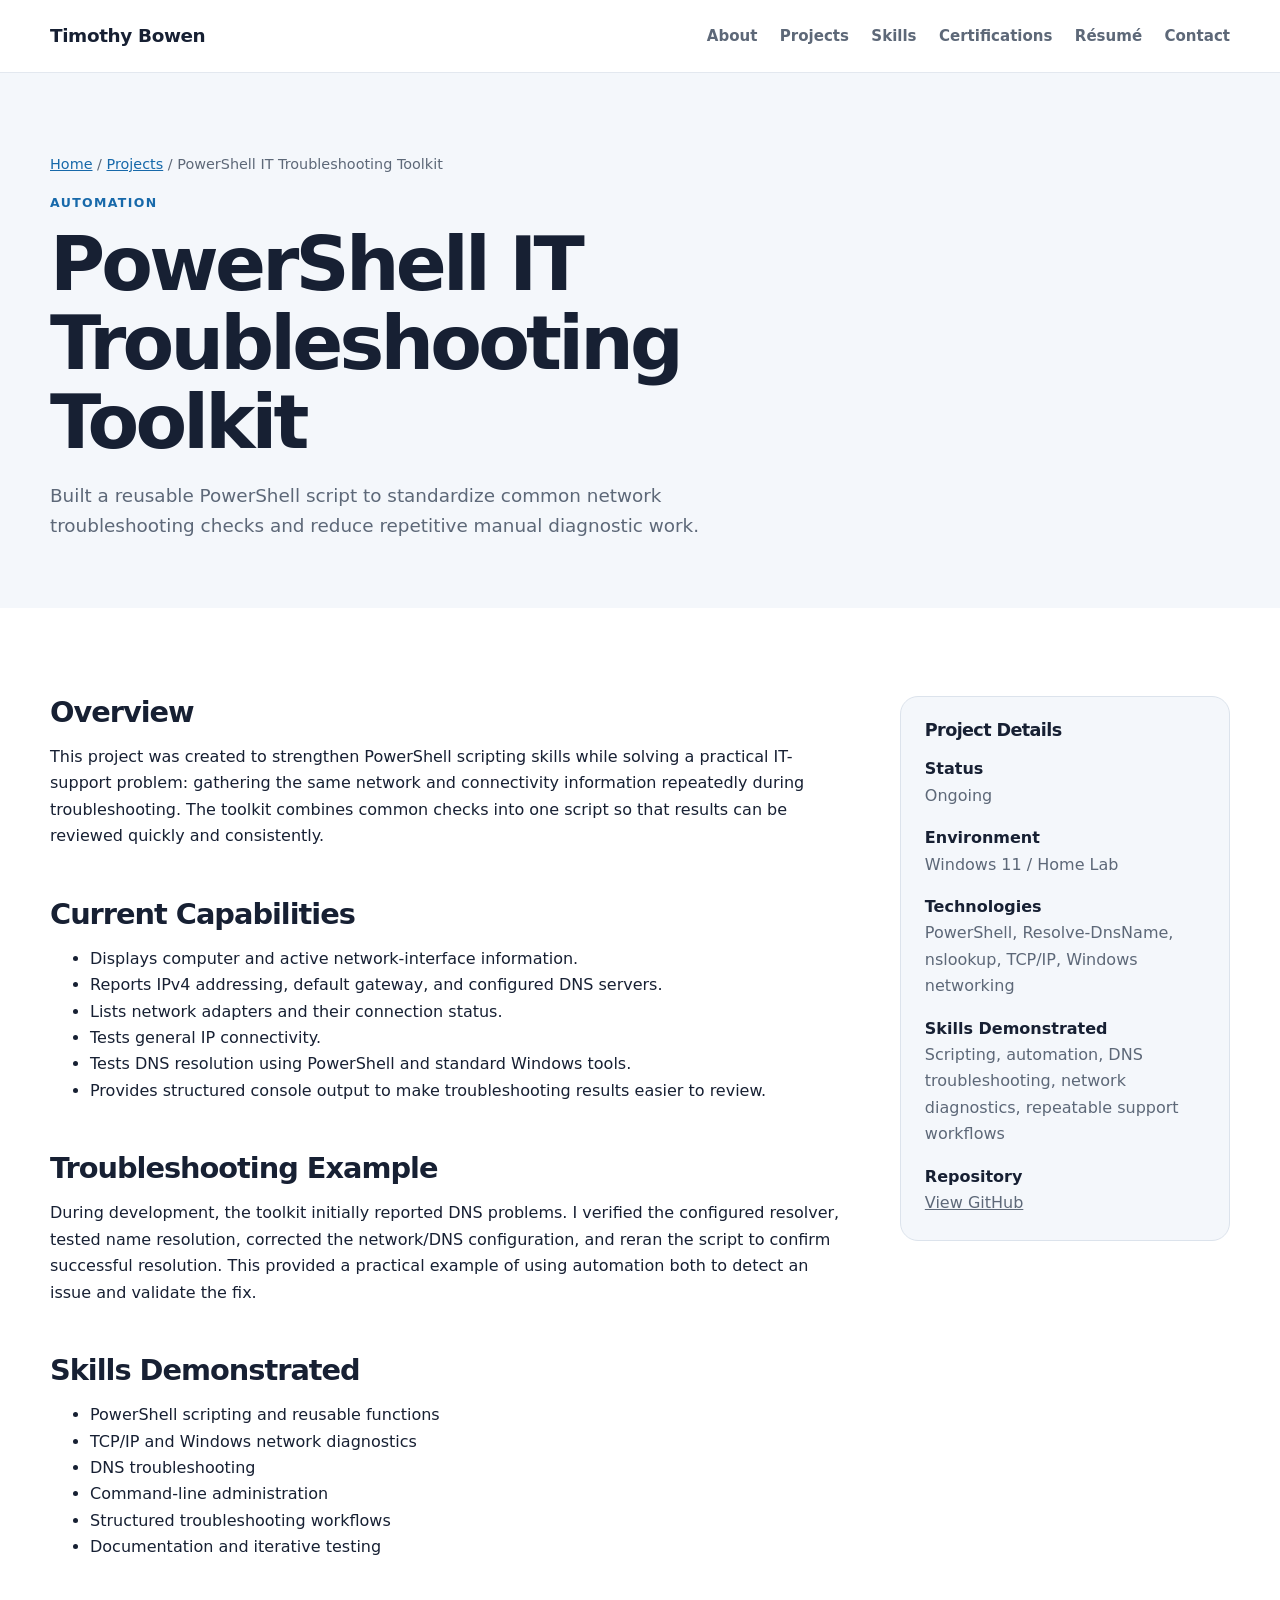
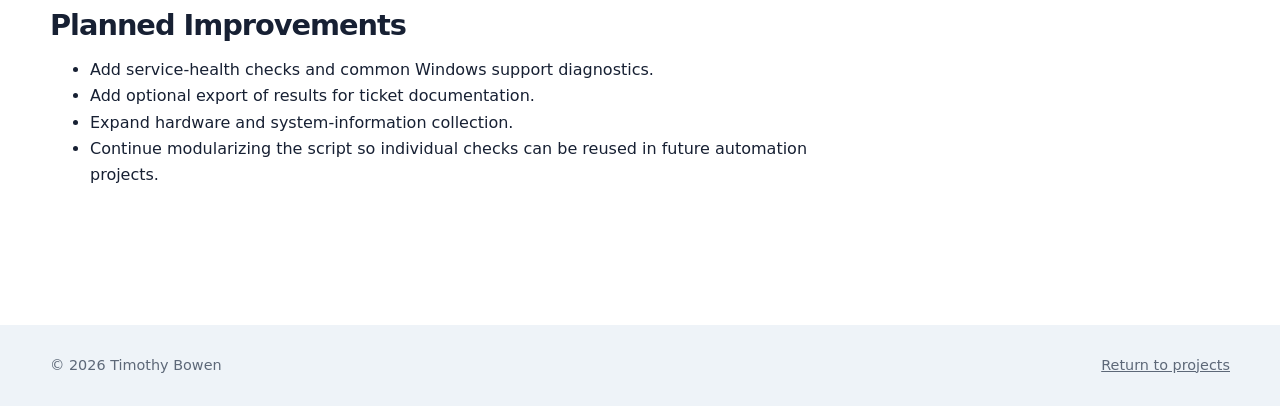
<file: projects/powershell-toolkit.html>
<!DOCTYPE html>
<html lang="en">
<head>
  <meta charset="UTF-8">
  <meta name="viewport" content="width=device-width, initial-scale=1.0">
  <meta name="description" content="PowerShell IT Troubleshooting Toolkit project by Timothy Bowen for network, DNS, connectivity, and adapter diagnostics.">
  <title>PowerShell IT Troubleshooting Toolkit | Timothy Bowen</title>
  <link rel="stylesheet" href="../css/styles.css">
  <script src="../js/main.js" defer></script>
</head>
<body>
  <a class="skip-link" href="#main-content">Skip to main content</a>
  <header class="site-header">
    <div class="container nav-container">
      <a class="site-logo" href="../index.html">Timothy Bowen</a>
      <button class="nav-toggle" type="button" aria-expanded="false" aria-controls="primary-navigation">
        <span class="sr-only">Toggle navigation</span><span aria-hidden="true">☰</span>
      </button>
      <nav id="primary-navigation" class="primary-nav" aria-label="Primary navigation">
        <a href="../index.html#about">About</a>
        <a href="../index.html#projects">Projects</a>
        <a href="../index.html#skills">Skills</a>
        <a href="../index.html#certifications">Certifications</a>
        <a href="../index.html#resume">Résumé</a>
        <a href="../index.html#contact">Contact</a>
      </nav>
    </div>
  </header>

  <main id="main-content">
    <section class="project-hero">
      <div class="container">
        <nav class="breadcrumbs" aria-label="Breadcrumb">
          <a href="../index.html">Home</a> /
          <a href="../index.html#projects">Projects</a> /
          <span>PowerShell IT Troubleshooting Toolkit</span>
        </nav>
        <p class="section-label">Automation</p>
        <h1>PowerShell IT Troubleshooting Toolkit</h1>
        <p class="project-intro">Built a reusable PowerShell script to standardize common network troubleshooting checks and reduce repetitive manual diagnostic work.</p>
      </div>
    </section>

    <section class="section">
      <div class="container project-layout">
        <article class="project-content">
          <section>
            <h2>Overview</h2>
            <p>This project was created to strengthen PowerShell scripting skills while solving a practical IT-support problem: gathering the same network and connectivity information repeatedly during troubleshooting. The toolkit combines common checks into one script so that results can be reviewed quickly and consistently.</p>
          </section>

          <section>
            <h2>Current Capabilities</h2>
            <ul>
              <li>Displays computer and active network-interface information.</li>
              <li>Reports IPv4 addressing, default gateway, and configured DNS servers.</li>
              <li>Lists network adapters and their connection status.</li>
              <li>Tests general IP connectivity.</li>
              <li>Tests DNS resolution using PowerShell and standard Windows tools.</li>
              <li>Provides structured console output to make troubleshooting results easier to review.</li>
            </ul>
          </section>

          <section>
            <h2>Troubleshooting Example</h2>
            <p>During development, the toolkit initially reported DNS problems. I verified the configured resolver, tested name resolution, corrected the network/DNS configuration, and reran the script to confirm successful resolution. This provided a practical example of using automation both to detect an issue and validate the fix.</p>
          </section>

          <section>
            <h2>Skills Demonstrated</h2>
            <ul>
              <li>PowerShell scripting and reusable functions</li>
              <li>TCP/IP and Windows network diagnostics</li>
              <li>DNS troubleshooting</li>
              <li>Command-line administration</li>
              <li>Structured troubleshooting workflows</li>
              <li>Documentation and iterative testing</li>
            </ul>
          </section>

          <section>
            <h2>Planned Improvements</h2>
            <ul>
              <li>Add service-health checks and common Windows support diagnostics.</li>
              <li>Add optional export of results for ticket documentation.</li>
              <li>Expand hardware and system-information collection.</li>
              <li>Continue modularizing the script so individual checks can be reused in future automation projects.</li>
            </ul>
          </section>
        </article>

        <aside class="project-sidebar">
          <h2>Project Details</h2>
          <dl>
            <dt>Status</dt><dd>Ongoing</dd>
            <dt>Environment</dt><dd>Windows 11 / Home Lab</dd>
            <dt>Technologies</dt><dd>PowerShell, Resolve-DnsName, nslookup, TCP/IP, Windows networking</dd>
            <dt>Skills Demonstrated</dt><dd>Scripting, automation, DNS troubleshooting, network diagnostics, repeatable support workflows</dd>
            <dt>Repository</dt><dd><a href="https://github.com/timseasyit" target="_blank" rel="noopener">View GitHub</a></dd>
          </dl>
        </aside>
      </div>
    </section>
  </main>

  <footer class="site-footer">
    <div class="container footer-content">
      <p>© <span id="current-year"></span> Timothy Bowen</p>
      <p><a href="../index.html#projects">Return to projects</a></p>
    </div>
  </footer>
</body>
</html>
</file>
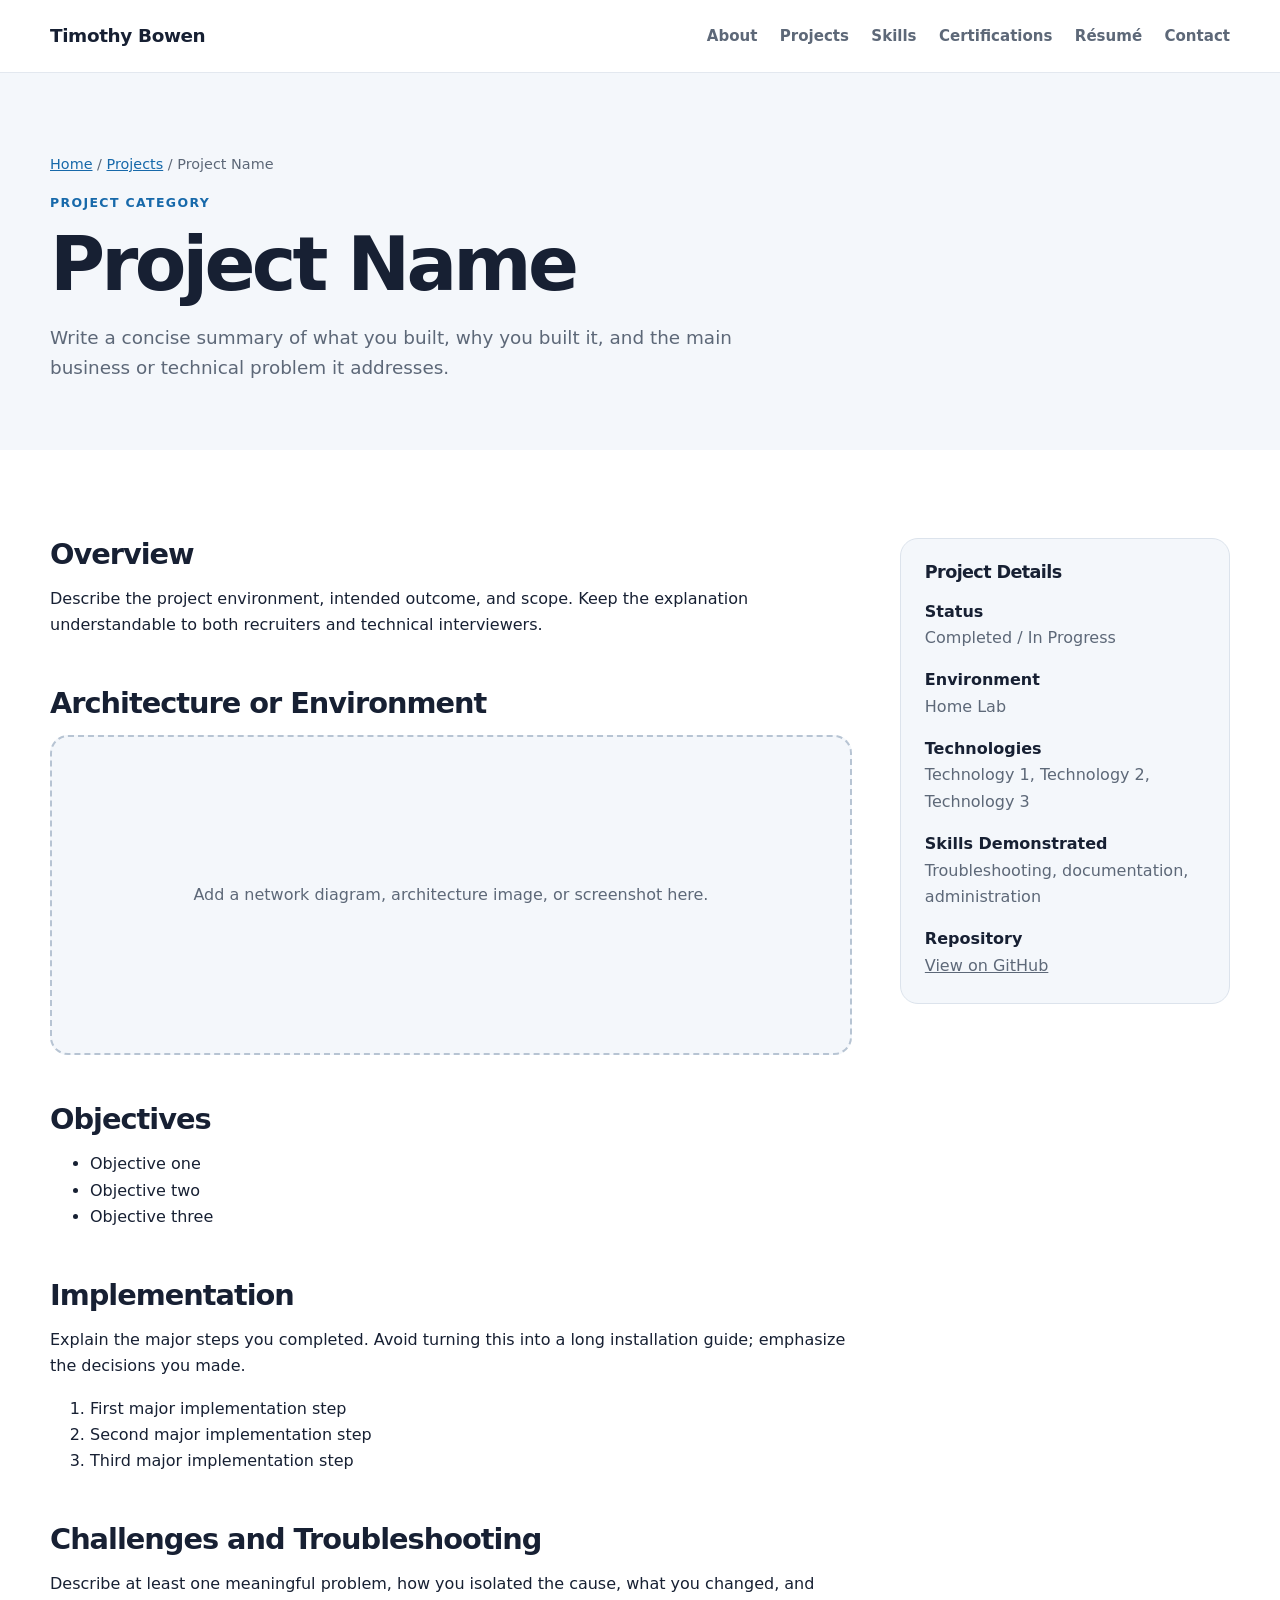
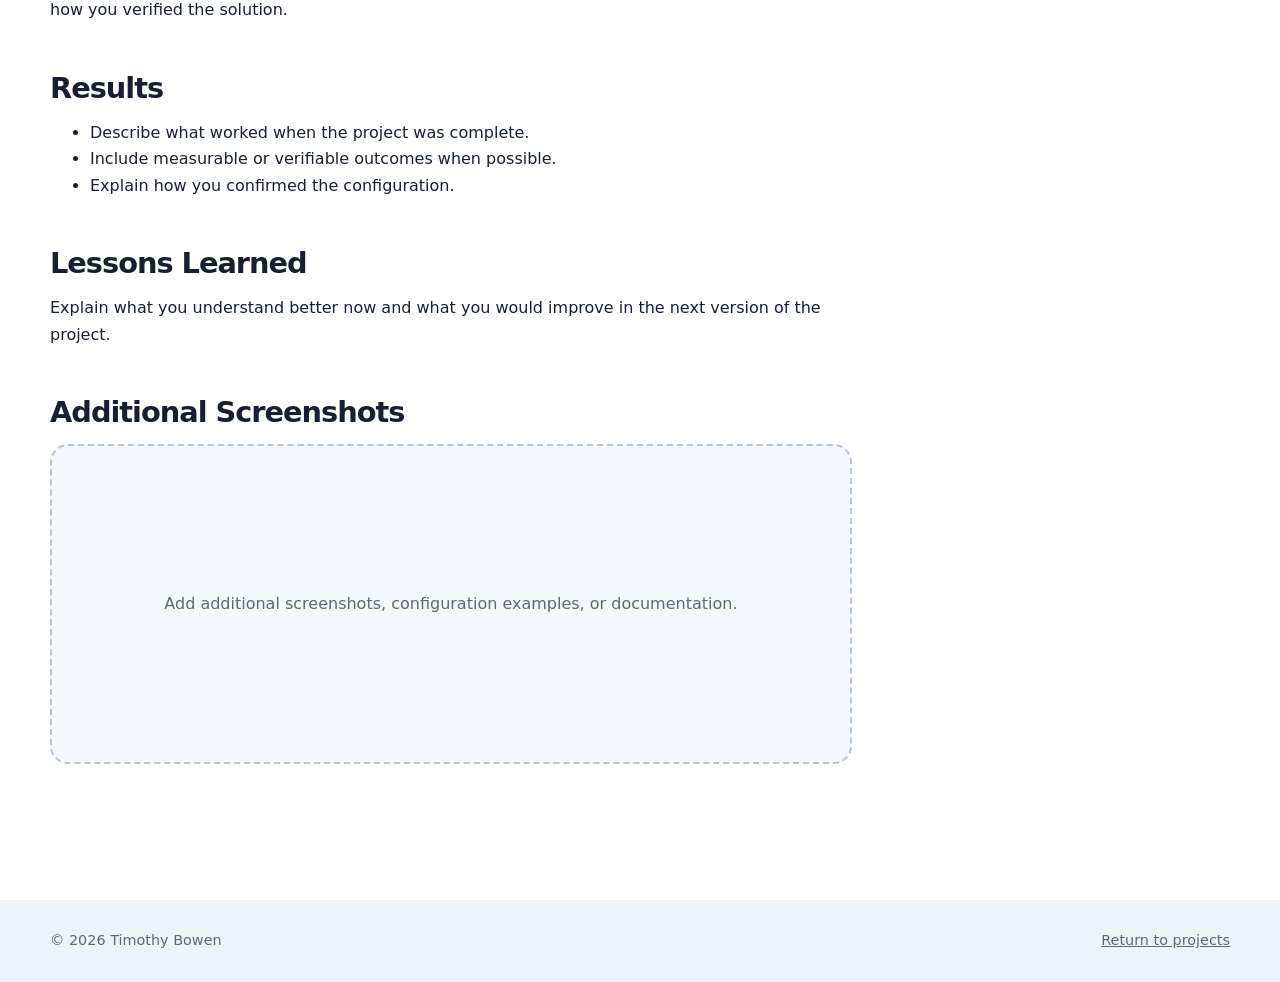
<file: projects/project-template.html>
<!DOCTYPE html>
<html lang="en">
<head>
  <meta charset="UTF-8">
  <meta name="viewport" content="width=device-width, initial-scale=1.0">
  <meta name="description" content="Technical project by Timothy Bowen.">
  <title>Project Name | Timothy Bowen</title>

  <link rel="stylesheet" href="../css/styles.css">
  <script src="../js/main.js" defer></script>
</head>

<body>
  <a class="skip-link" href="#main-content">Skip to main content</a>

  <header class="site-header">
    <div class="container nav-container">
      <a class="site-logo" href="../index.html">Timothy Bowen</a>

      <button
        class="nav-toggle"
        type="button"
        aria-expanded="false"
        aria-controls="primary-navigation"
      >
        <span class="sr-only">Toggle navigation</span>
        <span aria-hidden="true">☰</span>
      </button>

      <nav id="primary-navigation" class="primary-nav" aria-label="Primary navigation">
        <a href="../index.html#about">About</a>
        <a href="../index.html#projects">Projects</a>
        <a href="../index.html#skills">Skills</a>
        <a href="../index.html#certifications">Certifications</a>
        <a href="../index.html#resume">Résumé</a>
        <a href="../index.html#contact">Contact</a>
      </nav>
    </div>
  </header>

  <main id="main-content">
    <section class="project-hero">
      <div class="container">
        <nav class="breadcrumbs" aria-label="Breadcrumb">
          <a href="../index.html">Home</a> /
          <a href="../index.html#projects">Projects</a> /
          <span>Project Name</span>
        </nav>

        <p class="section-label">Project Category</p>
        <h1>Project Name</h1>
        <p class="project-intro">
          Write a concise summary of what you built, why you built it,
          and the main business or technical problem it addresses.
        </p>
      </div>
    </section>

    <section class="section">
      <div class="container project-layout">
        <article class="project-content">
          <section>
            <h2>Overview</h2>
            <p>
              Describe the project environment, intended outcome, and scope.
              Keep the explanation understandable to both recruiters and
              technical interviewers.
            </p>
          </section>

          <section>
            <h2>Architecture or Environment</h2>
            <div class="image-placeholder">
              Add a network diagram, architecture image, or screenshot here.
            </div>
          </section>

          <section>
            <h2>Objectives</h2>
            <ul>
              <li>Objective one</li>
              <li>Objective two</li>
              <li>Objective three</li>
            </ul>
          </section>

          <section>
            <h2>Implementation</h2>
            <p>
              Explain the major steps you completed. Avoid turning this into
              a long installation guide; emphasize the decisions you made.
            </p>

            <ol>
              <li>First major implementation step</li>
              <li>Second major implementation step</li>
              <li>Third major implementation step</li>
            </ol>
          </section>

          <section>
            <h2>Challenges and Troubleshooting</h2>
            <p>
              Describe at least one meaningful problem, how you isolated the
              cause, what you changed, and how you verified the solution.
            </p>
          </section>

          <section>
            <h2>Results</h2>
            <ul>
              <li>Describe what worked when the project was complete.</li>
              <li>Include measurable or verifiable outcomes when possible.</li>
              <li>Explain how you confirmed the configuration.</li>
            </ul>
          </section>

          <section>
            <h2>Lessons Learned</h2>
            <p>
              Explain what you understand better now and what you would improve
              in the next version of the project.
            </p>
          </section>

          <section>
            <h2>Additional Screenshots</h2>
            <div class="image-placeholder">
              Add additional screenshots, configuration examples, or documentation.
            </div>
          </section>
        </article>

        <aside class="project-sidebar">
          <h2>Project Details</h2>

          <dl>
            <dt>Status</dt>
            <dd>Completed / In Progress</dd>

            <dt>Environment</dt>
            <dd>Home Lab</dd>

            <dt>Technologies</dt>
            <dd>Technology 1, Technology 2, Technology 3</dd>

            <dt>Skills Demonstrated</dt>
            <dd>Troubleshooting, documentation, administration</dd>

            <dt>Repository</dt>
            <dd>
              <a href="https://github.com/timseasyit" target="_blank" rel="noopener">
                View on GitHub
              </a>
            </dd>
          </dl>
        </aside>
      </div>
    </section>
  </main>

  <footer class="site-footer">
    <div class="container footer-content">
      <p>© <span id="current-year"></span> Timothy Bowen</p>
      <p><a href="../index.html#projects">Return to projects</a></p>
    </div>
  </footer>
</body>
</html>
</file>
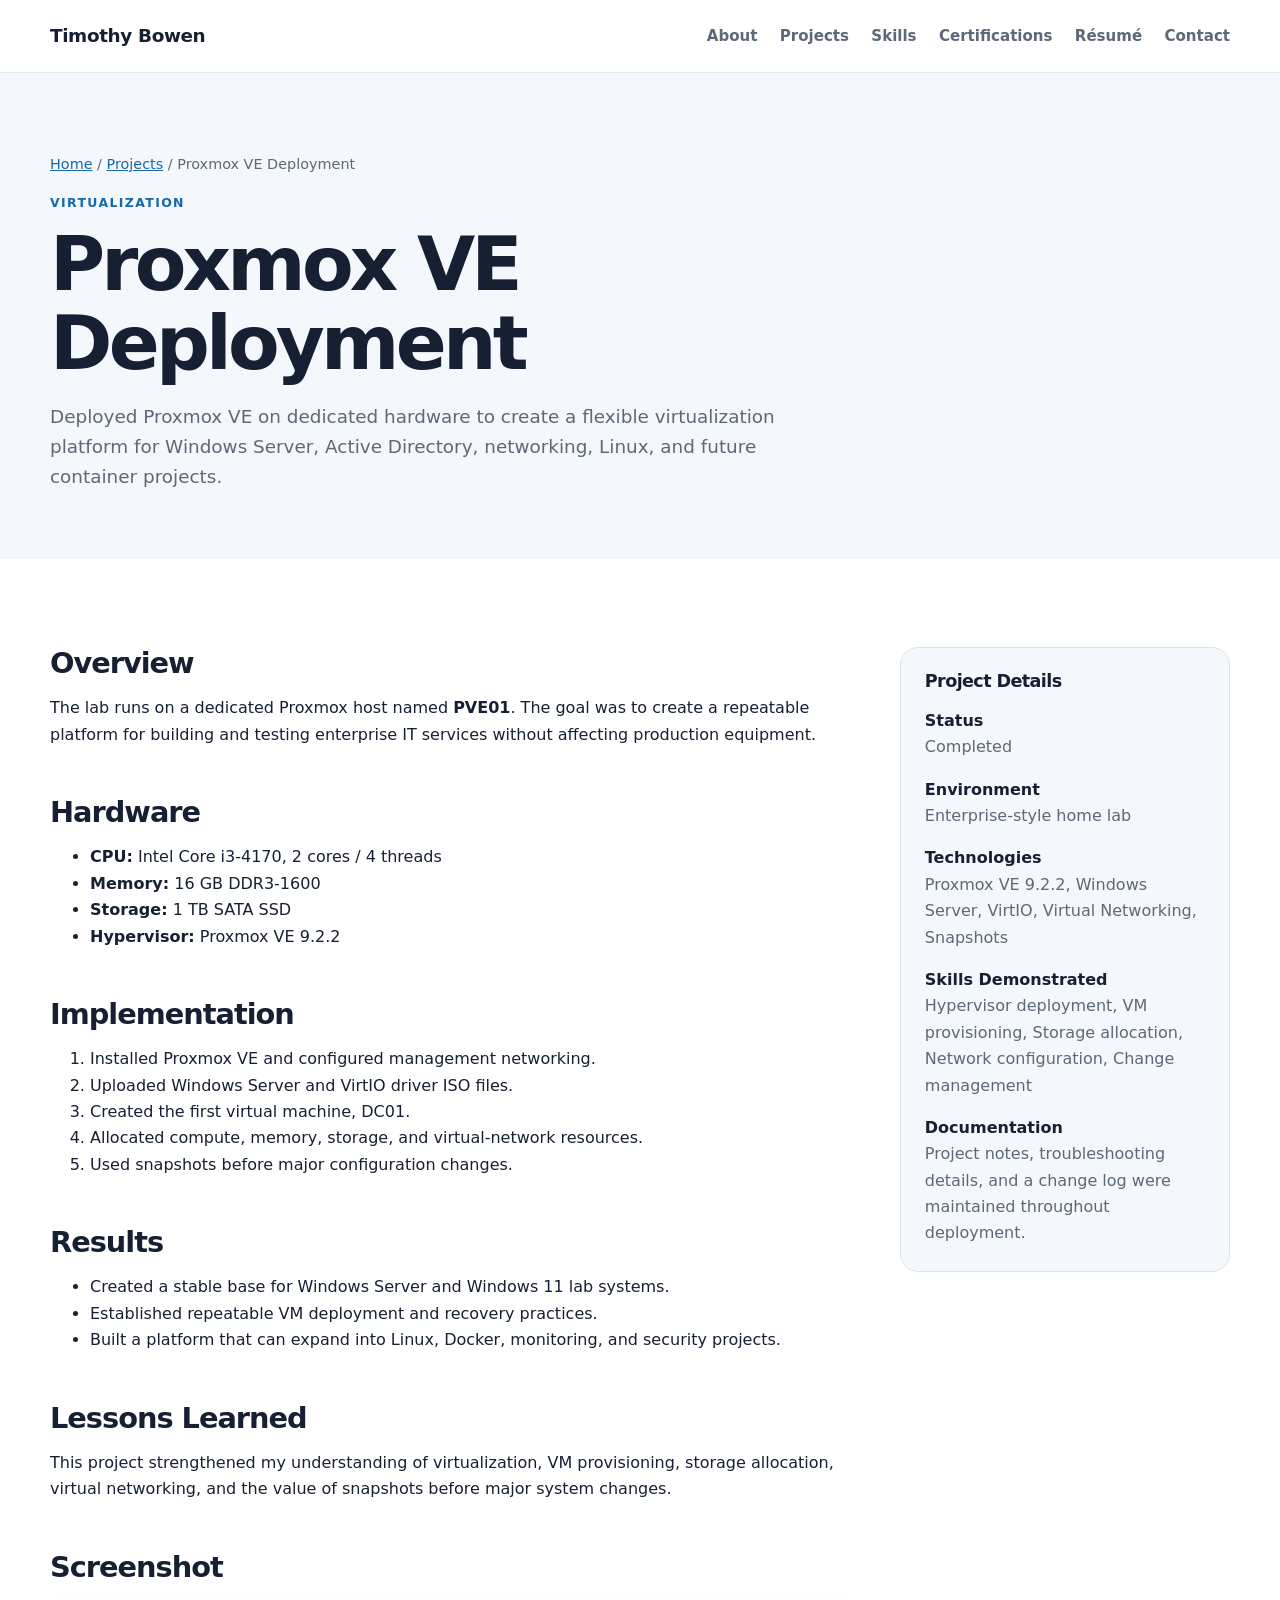
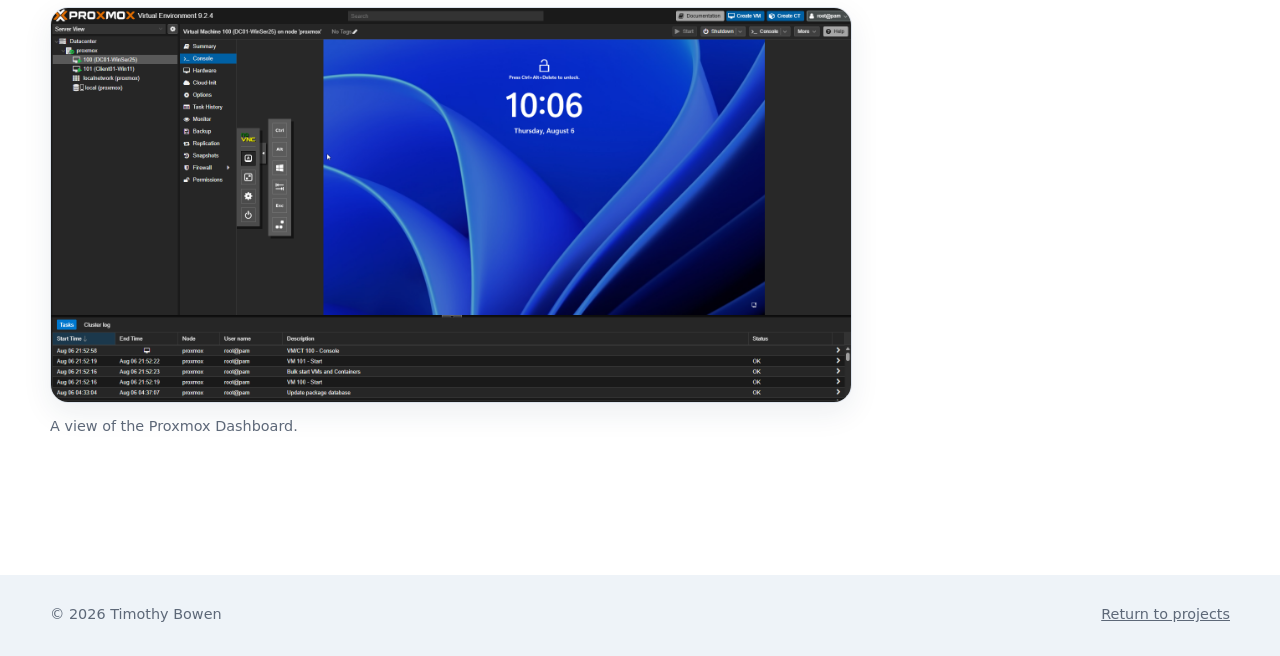
<file: projects/proxmox.html>
<!DOCTYPE html>
<html lang="en">
<head>
  <meta charset="UTF-8">
  <meta name="viewport" content="width=device-width, initial-scale=1.0">
  <meta name="description" content="Deployed Proxmox VE on dedicated hardware to create a flexible virtualization platform for Windows Server, Active Directory, networking, Linux, and future container projects.">
  <title>Proxmox VE Deployment | Timothy Bowen</title>
  <link rel="stylesheet" href="../css/styles.css">
  <script src="../js/main.js" defer></script>
</head>
<body>
  <a class="skip-link" href="#main-content">Skip to main content</a>
  <header class="site-header">
    <div class="container nav-container">
      <a class="site-logo" href="../index.html">Timothy Bowen</a>
      <button class="nav-toggle" type="button" aria-expanded="false" aria-controls="primary-navigation">
        <span class="sr-only">Toggle navigation</span><span aria-hidden="true">☰</span>
      </button>
      <nav id="primary-navigation" class="primary-nav" aria-label="Primary navigation">
        <a href="../index.html#about">About</a>
        <a href="../index.html#projects">Projects</a>
        <a href="../index.html#skills">Skills</a>
        <a href="../index.html#certifications">Certifications</a>
        <a href="../index.html#resume">Résumé</a>
        <a href="../index.html#contact">Contact</a>
      </nav>
    </div>
  </header>
  <main id="main-content">

    <section class="project-hero">
      <div class="container">
        <nav class="breadcrumbs" aria-label="Breadcrumb">
          <a href="../index.html">Home</a> /
          <a href="../index.html#projects">Projects</a> /
          <span>Proxmox VE Deployment</span>
        </nav>
        <p class="section-label">Virtualization</p>
        <h1>Proxmox VE Deployment</h1>
        <p class="project-intro">Deployed Proxmox VE on dedicated hardware to create a flexible virtualization platform for Windows Server, Active Directory, networking, Linux, and future container projects.</p>
      </div>
    </section>
    <section class="section">
      <div class="container project-layout">
        <article class="project-content">
<section><h2>Overview</h2><p>The lab runs on a dedicated Proxmox host named <strong>PVE01</strong>. The goal was to create a repeatable platform for building and testing enterprise IT services without affecting production equipment.</p></section>
<section><h2>Hardware</h2><ul>
<li><strong>CPU:</strong> Intel Core i3-4170, 2 cores / 4 threads</li>
<li><strong>Memory:</strong> 16 GB DDR3-1600</li>
<li><strong>Storage:</strong> 1 TB SATA SSD</li>
<li><strong>Hypervisor:</strong> Proxmox VE 9.2.2</li>
</ul></section>
<section><h2>Implementation</h2><ol>
<li>Installed Proxmox VE and configured management networking.</li>
<li>Uploaded Windows Server and VirtIO driver ISO files.</li>
<li>Created the first virtual machine, DC01.</li>
<li>Allocated compute, memory, storage, and virtual-network resources.</li>
<li>Used snapshots before major configuration changes.</li>
</ol></section>
<section><h2>Results</h2><ul>
<li>Created a stable base for Windows Server and Windows 11 lab systems.</li>
<li>Established repeatable VM deployment and recovery practices.</li>
<li>Built a platform that can expand into Linux, Docker, monitoring, and security projects.</li>
</ul></section>
<section><h2>Lessons Learned</h2><p>This project strengthened my understanding of virtualization, VM provisioning, storage allocation, virtual networking, and the value of snapshots before major system changes.</p></section>
<section>

              <h2>Screenshot</h2>
          
              <figure class="project-figure">
          
                  <img
                      src="../assets/images/Proxmox.png"
                      alt="Active Directory lab architecture"
                      class="project-image">
          
                  <figcaption>
                      A view of the Proxmox Dashboard.
                  </figcaption>
          
              </figure>
          
          </section>

        </article>
        <aside class="project-sidebar">
          <h2>Project Details</h2>
          <dl>
            <dt>Status</dt><dd>Completed</dd>
            <dt>Environment</dt><dd>Enterprise-style home lab</dd>
            <dt>Technologies</dt><dd>Proxmox VE 9.2.2, Windows Server, VirtIO, Virtual Networking, Snapshots</dd>
            <dt>Skills Demonstrated</dt><dd>Hypervisor deployment, VM provisioning, Storage allocation, Network configuration, Change management</dd>
            <dt>Documentation</dt><dd>Project notes, troubleshooting details, and a change log were maintained throughout deployment.</dd>
          </dl>
        </aside>
      </div>
    </section>

  </main>
  <footer class="site-footer">
    <div class="container footer-content">
      <p>© <span id="current-year"></span> Timothy Bowen</p>
      <p><a href="../index.html#projects">Return to projects</a></p>
    </div>
  </footer>
</body>
</html>
</file>
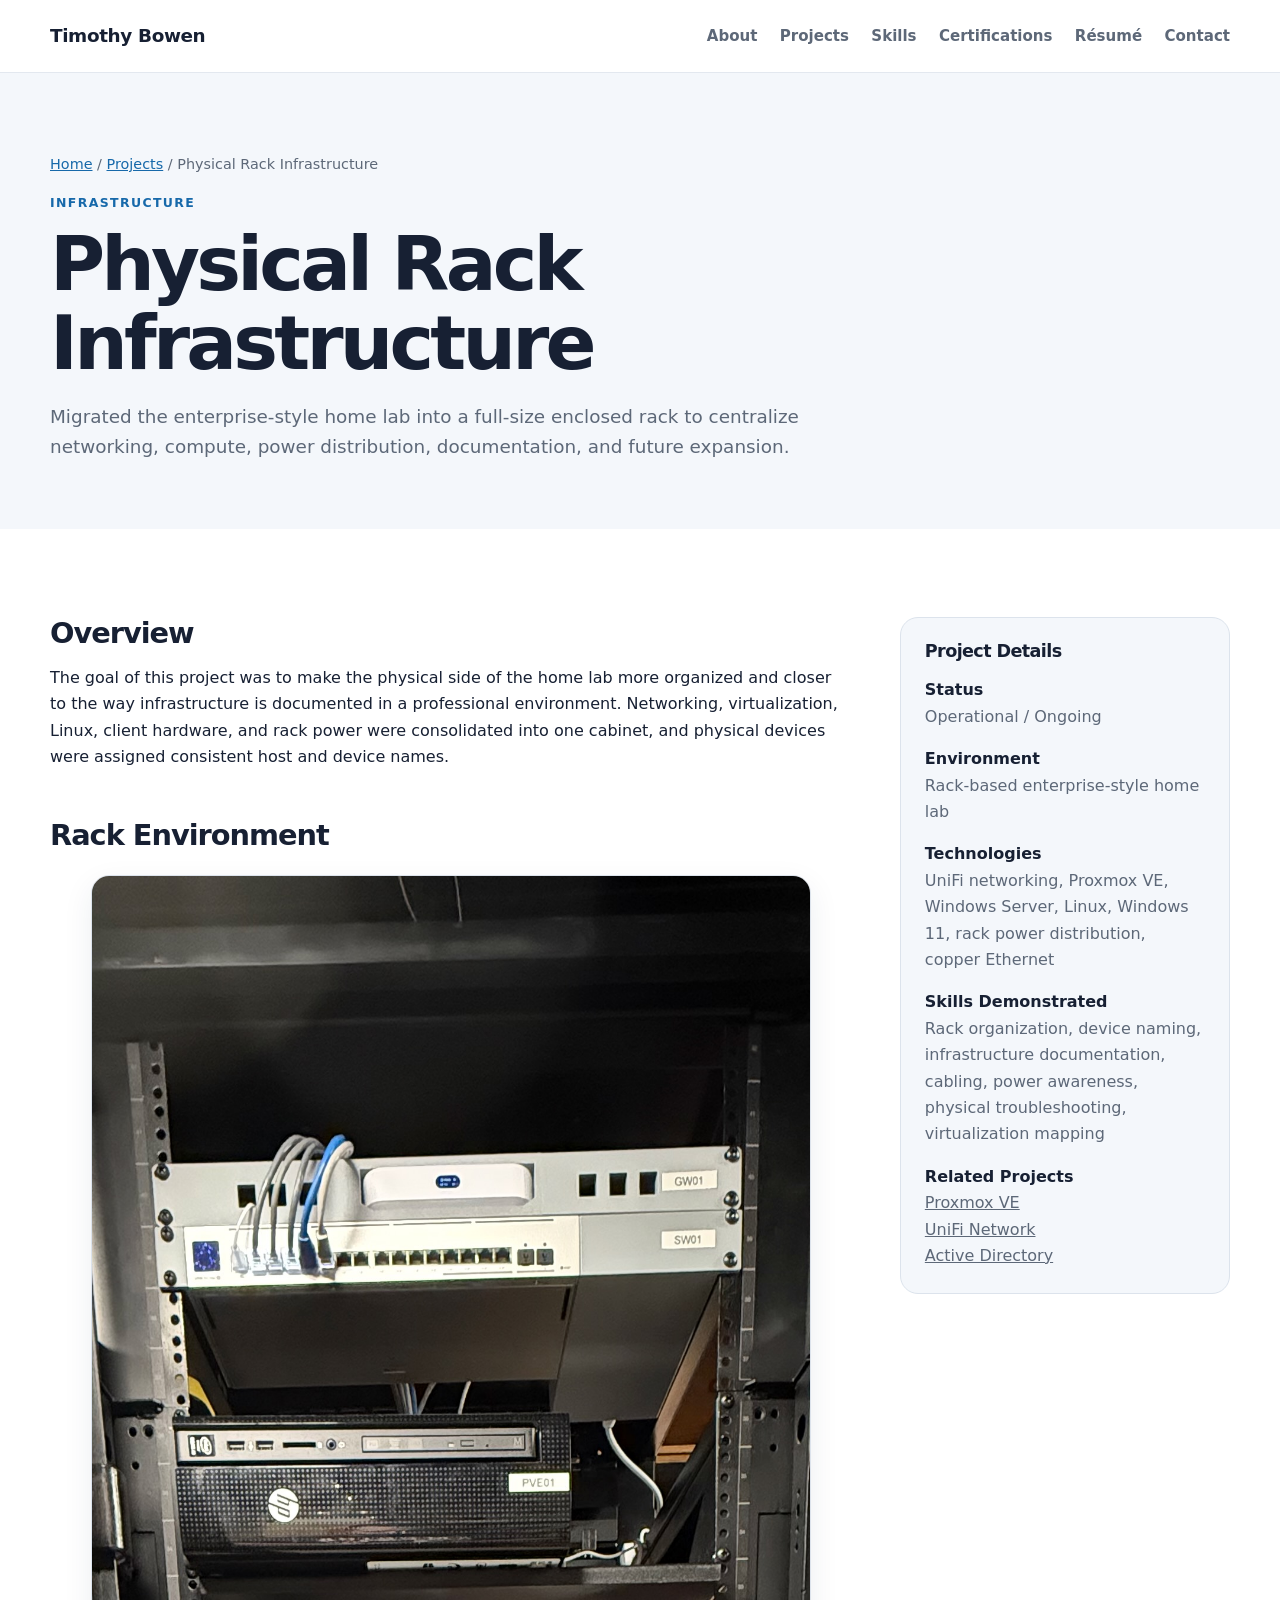
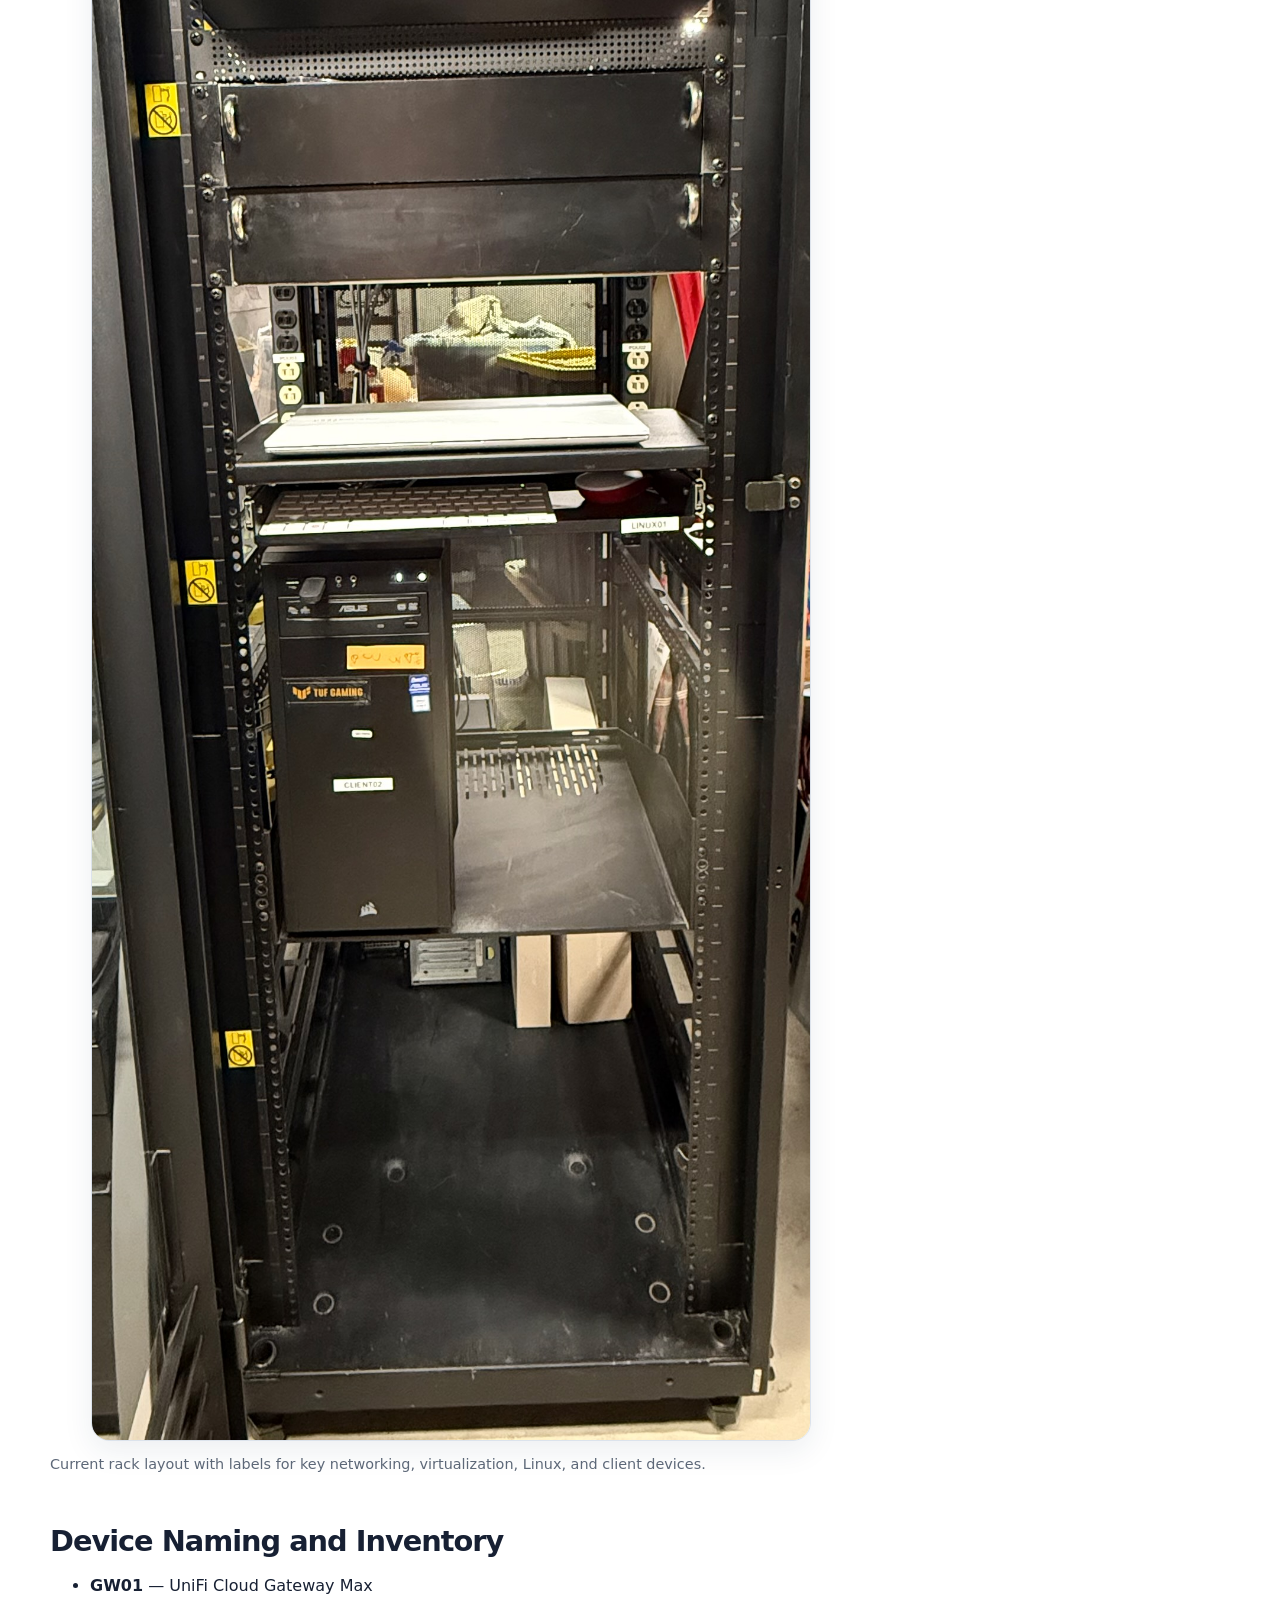
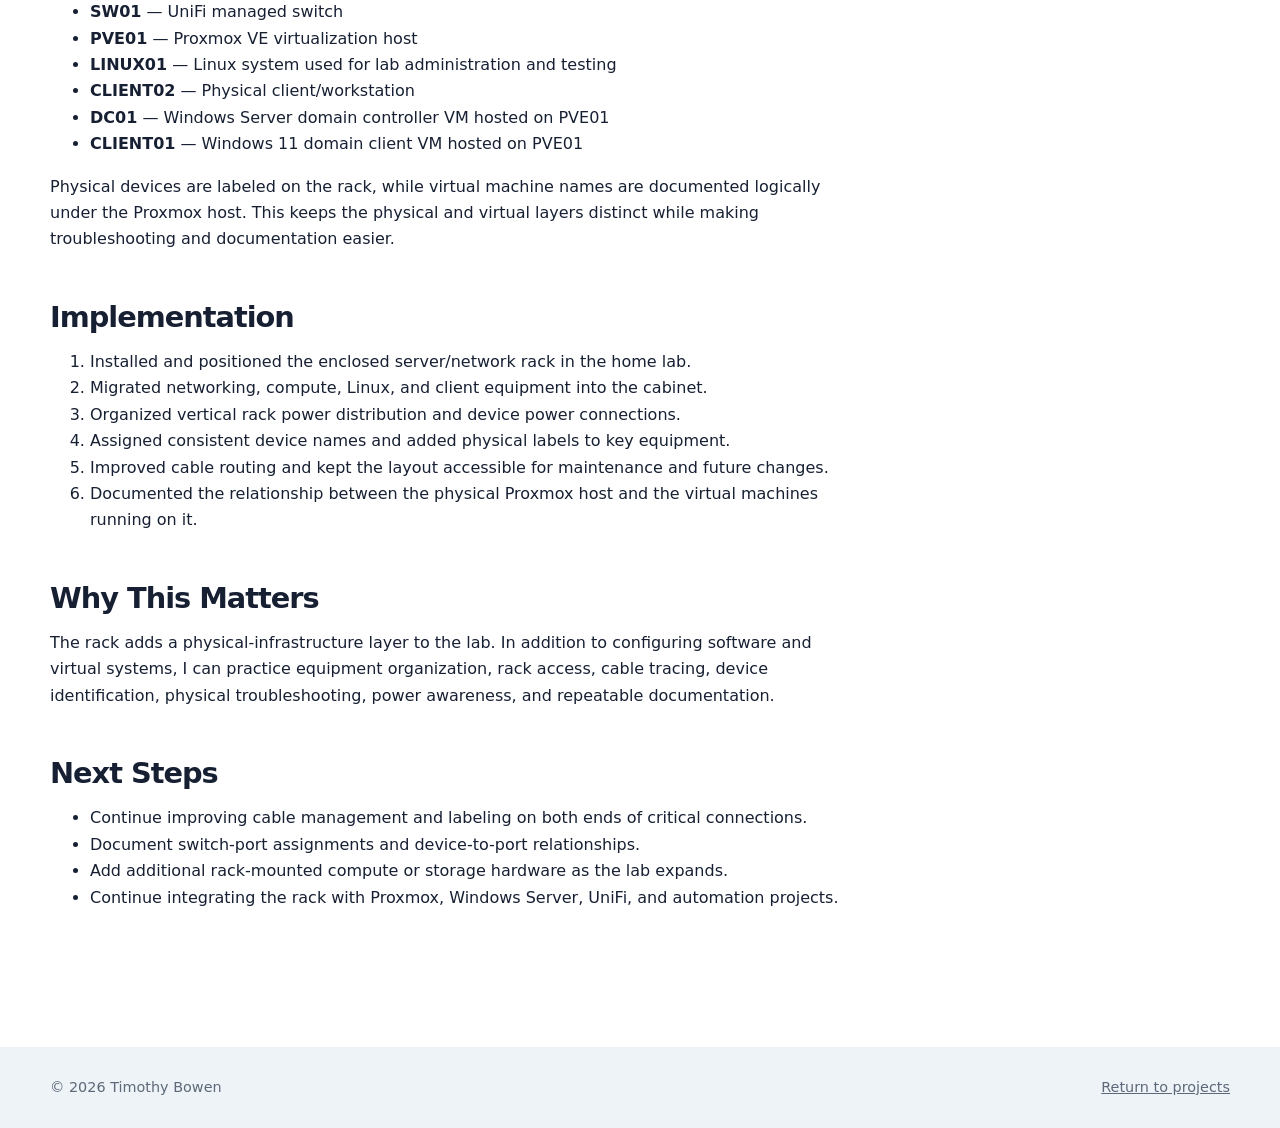
<file: projects/rack-infrastructure.html>
<!DOCTYPE html>
<html lang="en">
<head>
  <meta charset="UTF-8">
  <meta name="viewport" content="width=device-width, initial-scale=1.0">
  <meta name="description" content="Physical rack infrastructure home lab project by Timothy Bowen, including documented networking, compute, power, virtualization, and device naming.">
  <title>Physical Rack Infrastructure | Timothy Bowen</title>
  <link rel="stylesheet" href="../css/styles.css">
  <script src="../js/main.js" defer></script>
</head>
<body>
  <a class="skip-link" href="#main-content">Skip to main content</a>
  <header class="site-header">
    <div class="container nav-container">
      <a class="site-logo" href="../index.html">Timothy Bowen</a>
      <button class="nav-toggle" type="button" aria-expanded="false" aria-controls="primary-navigation">
        <span class="sr-only">Toggle navigation</span><span aria-hidden="true">☰</span>
      </button>
      <nav id="primary-navigation" class="primary-nav" aria-label="Primary navigation">
        <a href="../index.html#about">About</a>
        <a href="../index.html#projects">Projects</a>
        <a href="../index.html#skills">Skills</a>
        <a href="../index.html#certifications">Certifications</a>
        <a href="../index.html#resume">Résumé</a>
        <a href="../index.html#contact">Contact</a>
      </nav>
    </div>
  </header>

  <main id="main-content">
    <section class="project-hero">
      <div class="container">
        <nav class="breadcrumbs" aria-label="Breadcrumb">
          <a href="../index.html">Home</a> /
          <a href="../index.html#projects">Projects</a> /
          <span>Physical Rack Infrastructure</span>
        </nav>
        <p class="section-label">Infrastructure</p>
        <h1>Physical Rack Infrastructure</h1>
        <p class="project-intro">Migrated the enterprise-style home lab into a full-size enclosed rack to centralize networking, compute, power distribution, documentation, and future expansion.</p>
      </div>
    </section>

    <section class="section">
      <div class="container project-layout">
        <article class="project-content">
          <section>
            <h2>Overview</h2>
            <p>The goal of this project was to make the physical side of the home lab more organized and closer to the way infrastructure is documented in a professional environment. Networking, virtualization, Linux, client hardware, and rack power were consolidated into one cabinet, and physical devices were assigned consistent host and device names.</p>
          </section>

          <section>
            <h2>Rack Environment</h2>
            <figure class="project-figure project-figure-portrait">
              <img src="../assets/images/homelab-rack.jpeg" alt="Full-size home lab rack with labeled UniFi gateway and switch, Proxmox host, Linux system, and physical client workstation" class="project-image">
              <figcaption>Current rack layout with labels for key networking, virtualization, Linux, and client devices.</figcaption>
            </figure>
          </section>

          <section>
            <h2>Device Naming and Inventory</h2>
            <ul>
              <li><strong>GW01</strong> — UniFi Cloud Gateway Max</li>
              <li><strong>SW01</strong> — UniFi managed switch</li>
              <li><strong>PVE01</strong> — Proxmox VE virtualization host</li>
              <li><strong>LINUX01</strong> — Linux system used for lab administration and testing</li>
              <li><strong>CLIENT02</strong> — Physical client/workstation</li>
              <li><strong>DC01</strong> — Windows Server domain controller VM hosted on PVE01</li>
              <li><strong>CLIENT01</strong> — Windows 11 domain client VM hosted on PVE01</li>
            </ul>
            <p>Physical devices are labeled on the rack, while virtual machine names are documented logically under the Proxmox host. This keeps the physical and virtual layers distinct while making troubleshooting and documentation easier.</p>
          </section>

          <section>
            <h2>Implementation</h2>
            <ol>
              <li>Installed and positioned the enclosed server/network rack in the home lab.</li>
              <li>Migrated networking, compute, Linux, and client equipment into the cabinet.</li>
              <li>Organized vertical rack power distribution and device power connections.</li>
              <li>Assigned consistent device names and added physical labels to key equipment.</li>
              <li>Improved cable routing and kept the layout accessible for maintenance and future changes.</li>
              <li>Documented the relationship between the physical Proxmox host and the virtual machines running on it.</li>
            </ol>
          </section>

          <section>
            <h2>Why This Matters</h2>
            <p>The rack adds a physical-infrastructure layer to the lab. In addition to configuring software and virtual systems, I can practice equipment organization, rack access, cable tracing, device identification, physical troubleshooting, power awareness, and repeatable documentation.</p>
          </section>

          <section>
            <h2>Next Steps</h2>
            <ul>
              <li>Continue improving cable management and labeling on both ends of critical connections.</li>
              <li>Document switch-port assignments and device-to-port relationships.</li>
              <li>Add additional rack-mounted compute or storage hardware as the lab expands.</li>
              <li>Continue integrating the rack with Proxmox, Windows Server, UniFi, and automation projects.</li>
            </ul>
          </section>
        </article>

        <aside class="project-sidebar">
          <h2>Project Details</h2>
          <dl>
            <dt>Status</dt><dd>Operational / Ongoing</dd>
            <dt>Environment</dt><dd>Rack-based enterprise-style home lab</dd>
            <dt>Technologies</dt><dd>UniFi networking, Proxmox VE, Windows Server, Linux, Windows 11, rack power distribution, copper Ethernet</dd>
            <dt>Skills Demonstrated</dt><dd>Rack organization, device naming, infrastructure documentation, cabling, power awareness, physical troubleshooting, virtualization mapping</dd>
            <dt>Related Projects</dt><dd><a href="proxmox.html">Proxmox VE</a><br><a href="unifi-network.html">UniFi Network</a><br><a href="active-directory.html">Active Directory</a></dd>
          </dl>
        </aside>
      </div>
    </section>
  </main>

  <footer class="site-footer">
    <div class="container footer-content">
      <p>© <span id="current-year"></span> Timothy Bowen</p>
      <p><a href="../index.html#projects">Return to projects</a></p>
    </div>
  </footer>
</body>
</html>
</file>
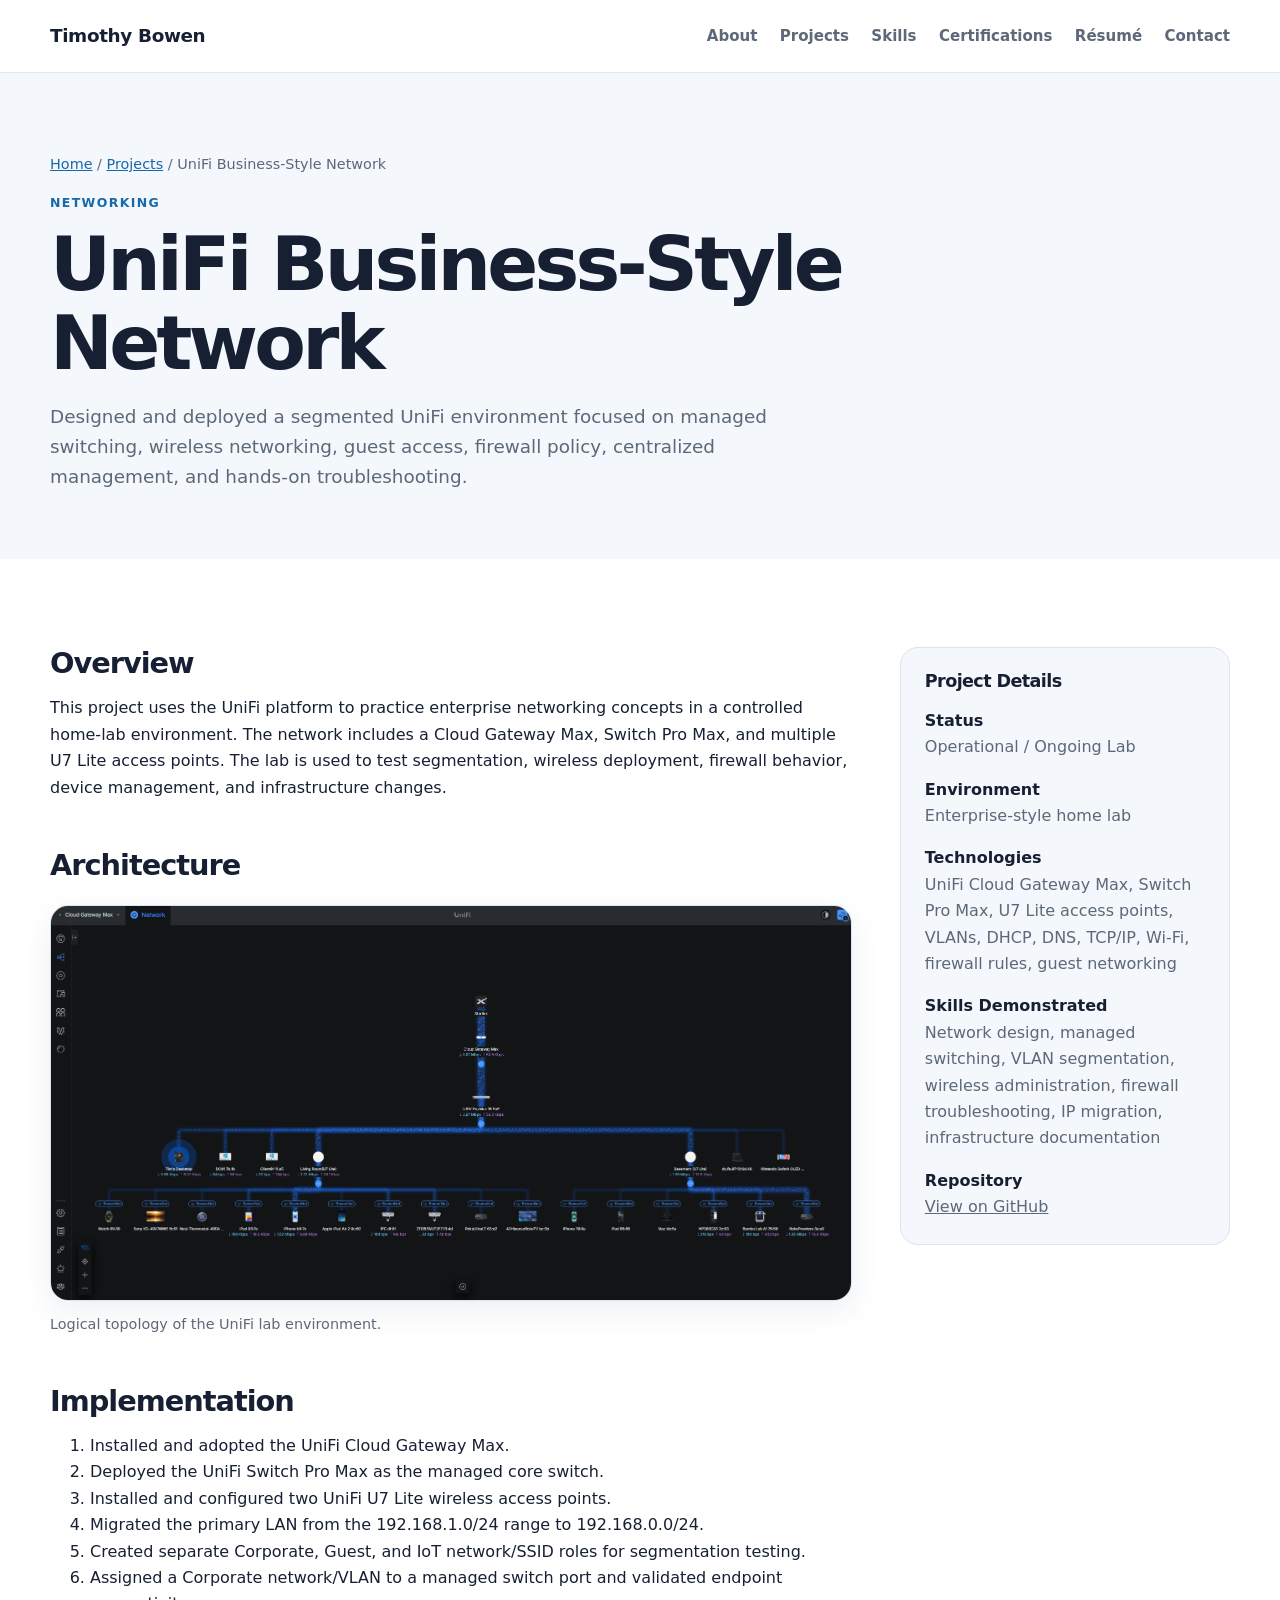
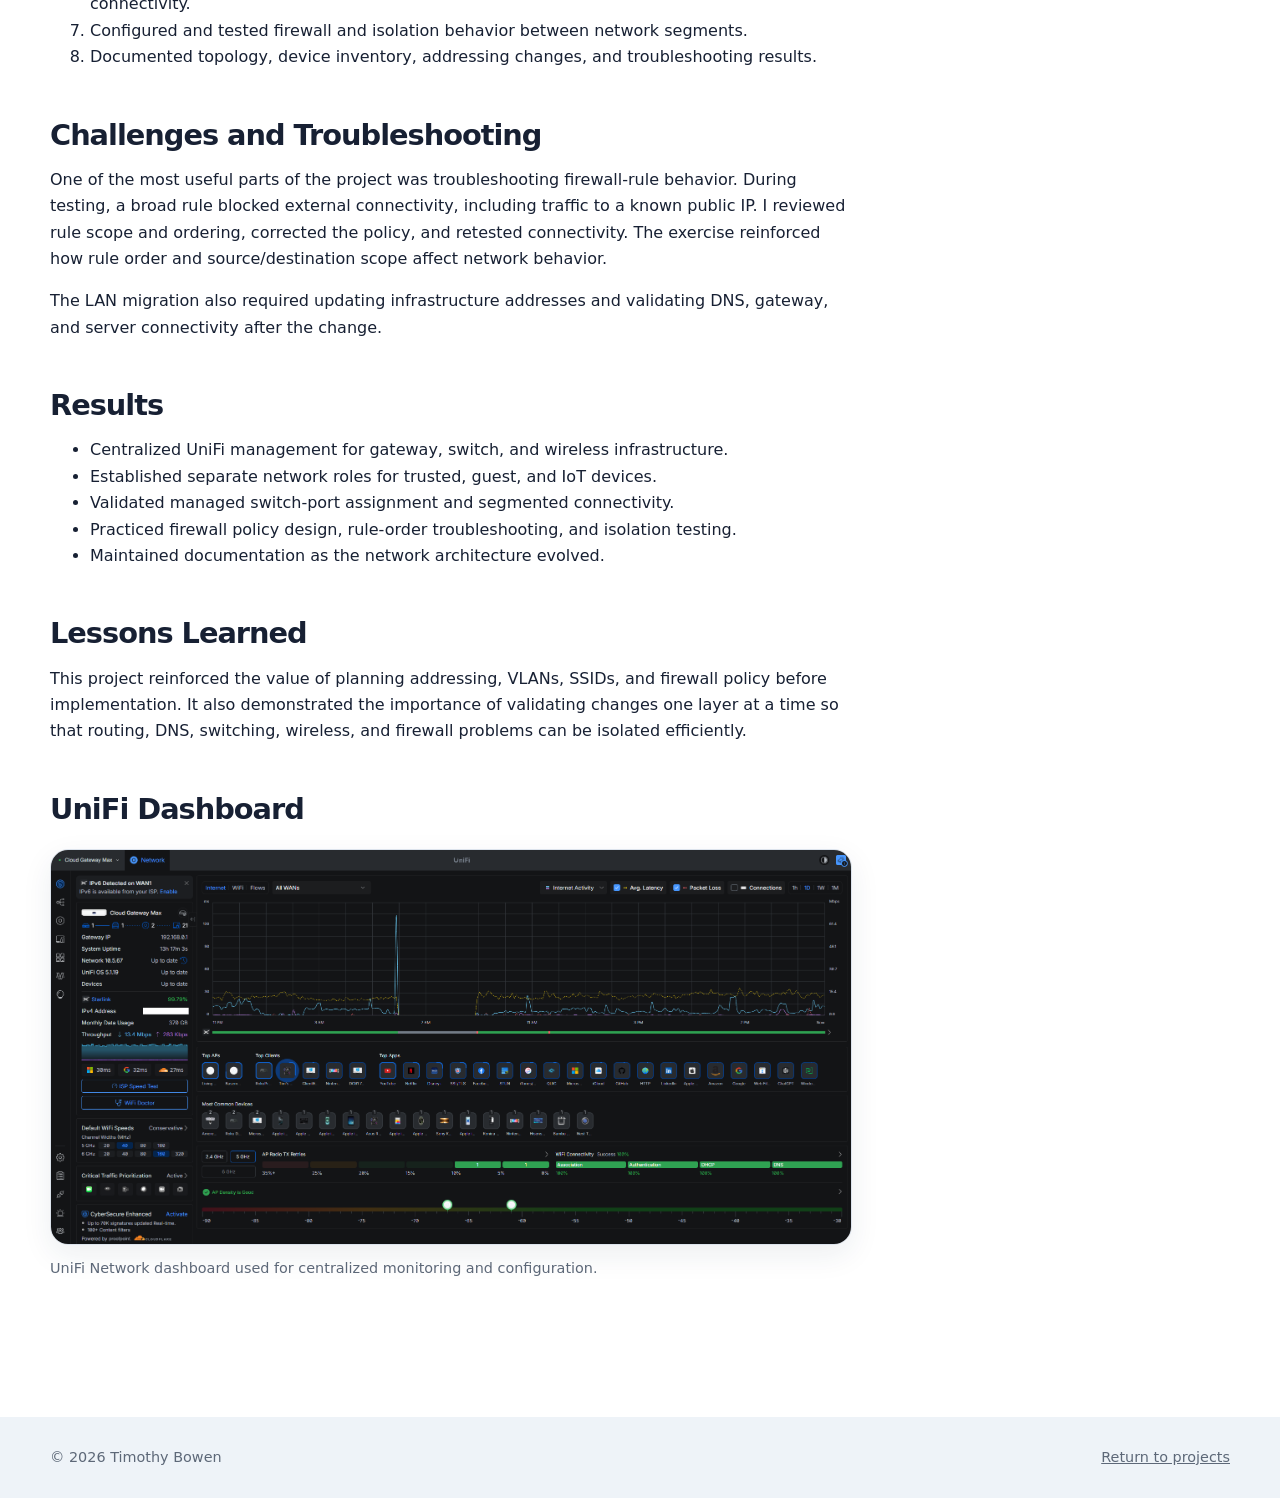
<file: projects/unifi-network.html>
<!DOCTYPE html>
<html lang="en">
<head>
  <meta charset="UTF-8">
  <meta name="viewport" content="width=device-width, initial-scale=1.0">
  <meta name="description" content="Business-style UniFi network project by Timothy Bowen featuring VLAN segmentation, managed switching, wireless networking, firewall testing, and infrastructure documentation.">
  <title>UniFi Business-Style Network | Timothy Bowen</title>
  <link rel="stylesheet" href="../css/styles.css">
  <script src="../js/main.js" defer></script>
</head>
<body>
  <a class="skip-link" href="#main-content">Skip to main content</a>
  <header class="site-header">
    <div class="container nav-container">
      <a class="site-logo" href="../index.html">Timothy Bowen</a>
      <button class="nav-toggle" type="button" aria-expanded="false" aria-controls="primary-navigation">
        <span class="sr-only">Toggle navigation</span><span aria-hidden="true">☰</span>
      </button>
      <nav id="primary-navigation" class="primary-nav" aria-label="Primary navigation">
        <a href="../index.html#about">About</a>
        <a href="../index.html#projects">Projects</a>
        <a href="../index.html#skills">Skills</a>
        <a href="../index.html#certifications">Certifications</a>
        <a href="../index.html#resume">Résumé</a>
        <a href="../index.html#contact">Contact</a>
      </nav>
    </div>
  </header>

  <main id="main-content">
    <section class="project-hero">
      <div class="container">
        <nav class="breadcrumbs" aria-label="Breadcrumb">
          <a href="../index.html">Home</a> /
          <a href="../index.html#projects">Projects</a> /
          <span>UniFi Business-Style Network</span>
        </nav>
        <p class="section-label">Networking</p>
        <h1>UniFi Business-Style Network</h1>
        <p class="project-intro">Designed and deployed a segmented UniFi environment focused on managed switching, wireless networking, guest access, firewall policy, centralized management, and hands-on troubleshooting.</p>
      </div>
    </section>

    <section class="section">
      <div class="container project-layout">
        <article class="project-content">
          <section>
            <h2>Overview</h2>
            <p>This project uses the UniFi platform to practice enterprise networking concepts in a controlled home-lab environment. The network includes a Cloud Gateway Max, Switch Pro Max, and multiple U7 Lite access points. The lab is used to test segmentation, wireless deployment, firewall behavior, device management, and infrastructure changes.</p>
          </section>

          <section>
            <h2>Architecture</h2>
            <figure class="project-figure">
              <img src="../assets/images/Topology.png" alt="Topology diagram of the UniFi home lab network" class="project-image">
              <figcaption>Logical topology of the UniFi lab environment.</figcaption>
            </figure>
          </section>

          <section>
            <h2>Implementation</h2>
            <ol>
              <li>Installed and adopted the UniFi Cloud Gateway Max.</li>
              <li>Deployed the UniFi Switch Pro Max as the managed core switch.</li>
              <li>Installed and configured two UniFi U7 Lite wireless access points.</li>
              <li>Migrated the primary LAN from the 192.168.1.0/24 range to 192.168.0.0/24.</li>
              <li>Created separate Corporate, Guest, and IoT network/SSID roles for segmentation testing.</li>
              <li>Assigned a Corporate network/VLAN to a managed switch port and validated endpoint connectivity.</li>
              <li>Configured and tested firewall and isolation behavior between network segments.</li>
              <li>Documented topology, device inventory, addressing changes, and troubleshooting results.</li>
            </ol>
          </section>

          <section>
            <h2>Challenges and Troubleshooting</h2>
            <p>One of the most useful parts of the project was troubleshooting firewall-rule behavior. During testing, a broad rule blocked external connectivity, including traffic to a known public IP. I reviewed rule scope and ordering, corrected the policy, and retested connectivity. The exercise reinforced how rule order and source/destination scope affect network behavior.</p>
            <p>The LAN migration also required updating infrastructure addresses and validating DNS, gateway, and server connectivity after the change.</p>
          </section>

          <section>
            <h2>Results</h2>
            <ul>
              <li>Centralized UniFi management for gateway, switch, and wireless infrastructure.</li>
              <li>Established separate network roles for trusted, guest, and IoT devices.</li>
              <li>Validated managed switch-port assignment and segmented connectivity.</li>
              <li>Practiced firewall policy design, rule-order troubleshooting, and isolation testing.</li>
              <li>Maintained documentation as the network architecture evolved.</li>
            </ul>
          </section>

          <section>
            <h2>Lessons Learned</h2>
            <p>This project reinforced the value of planning addressing, VLANs, SSIDs, and firewall policy before implementation. It also demonstrated the importance of validating changes one layer at a time so that routing, DNS, switching, wireless, and firewall problems can be isolated efficiently.</p>
          </section>

          <section>
            <h2>UniFi Dashboard</h2>
            <figure class="project-figure">
              <img src="../assets/images/UniFi.png" alt="UniFi Network dashboard from the home lab" class="project-image">
              <figcaption>UniFi Network dashboard used for centralized monitoring and configuration.</figcaption>
            </figure>
          </section>
        </article>

        <aside class="project-sidebar">
          <h2>Project Details</h2>
          <dl>
            <dt>Status</dt><dd>Operational / Ongoing Lab</dd>
            <dt>Environment</dt><dd>Enterprise-style home lab</dd>
            <dt>Technologies</dt><dd>UniFi Cloud Gateway Max, Switch Pro Max, U7 Lite access points, VLANs, DHCP, DNS, TCP/IP, Wi-Fi, firewall rules, guest networking</dd>
            <dt>Skills Demonstrated</dt><dd>Network design, managed switching, VLAN segmentation, wireless administration, firewall troubleshooting, IP migration, infrastructure documentation</dd>
            <dt>Repository</dt><dd><a href="https://github.com/timseasyit" target="_blank" rel="noopener">View on GitHub</a></dd>
          </dl>
        </aside>
      </div>
    </section>
  </main>

  <footer class="site-footer">
    <div class="container footer-content">
      <p>© <span id="current-year"></span> Timothy Bowen</p>
      <p><a href="../index.html#projects">Return to projects</a></p>
    </div>
  </footer>
</body>
</html>
</file>
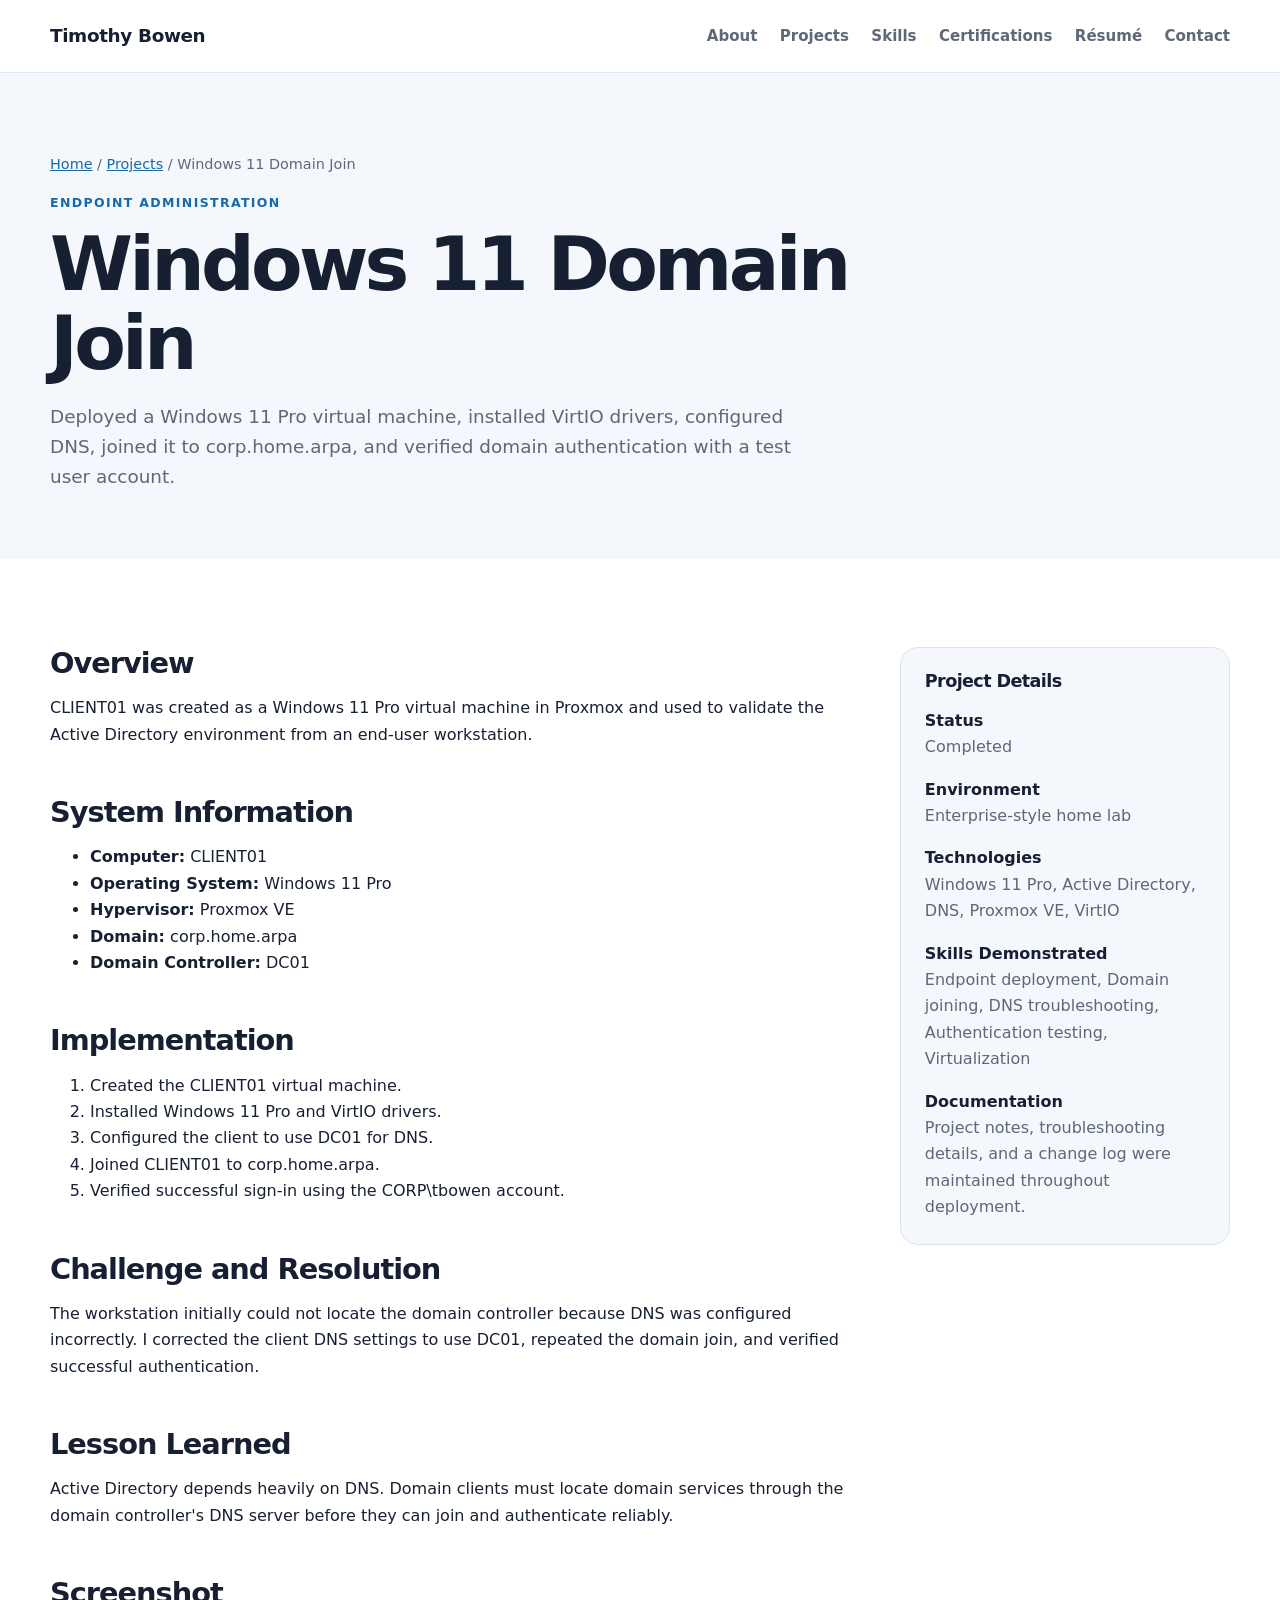
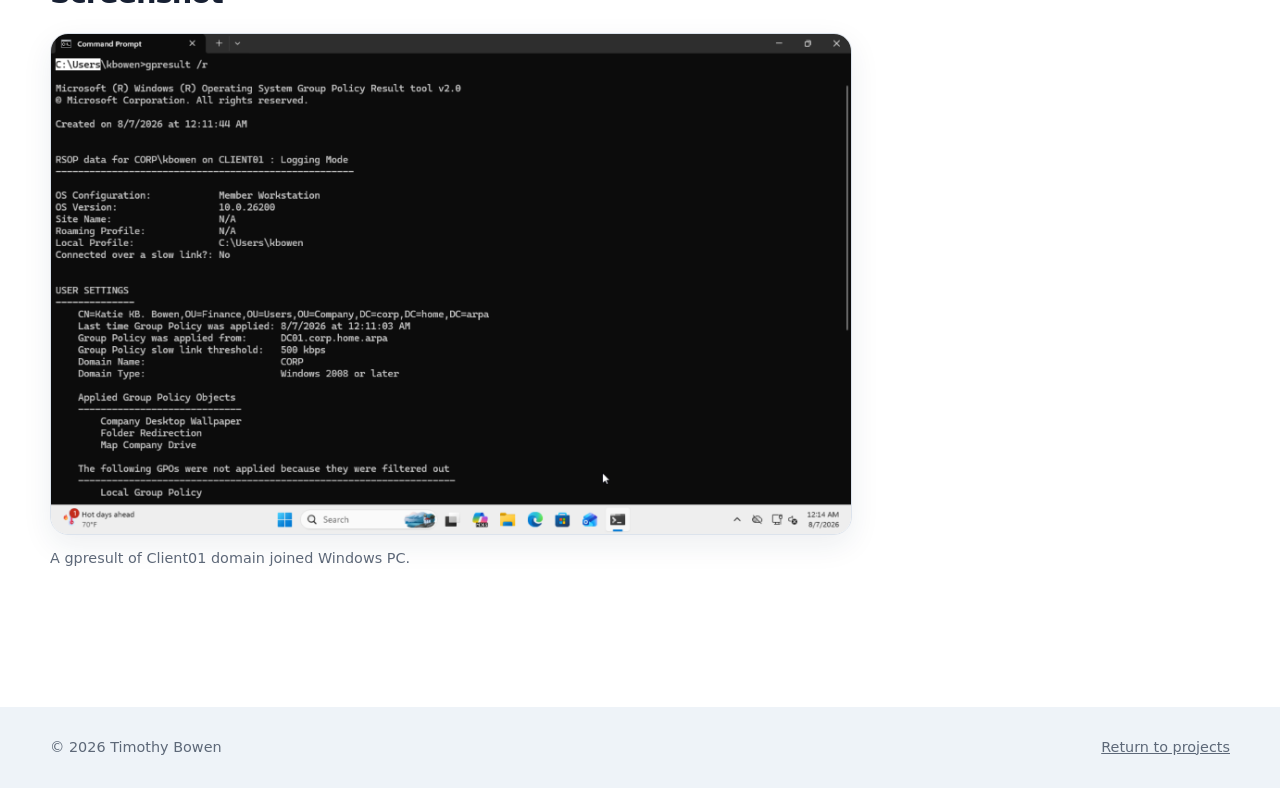
<file: projects/windows-11-domain-join.html>
<!DOCTYPE html>
<html lang="en">
<head>
  <meta charset="UTF-8">
  <meta name="viewport" content="width=device-width, initial-scale=1.0">
  <meta name="description" content="Deployed a Windows 11 Pro virtual machine, installed VirtIO drivers, configured DNS, joined it to corp.home.arpa, and verified domain authentication with a test user account.">
  <title>Windows 11 Domain Join | Timothy Bowen</title>
  <link rel="stylesheet" href="../css/styles.css">
  <script src="../js/main.js" defer></script>
</head>
<body>
  <a class="skip-link" href="#main-content">Skip to main content</a>
  <header class="site-header">
    <div class="container nav-container">
      <a class="site-logo" href="../index.html">Timothy Bowen</a>
      <button class="nav-toggle" type="button" aria-expanded="false" aria-controls="primary-navigation">
        <span class="sr-only">Toggle navigation</span><span aria-hidden="true">☰</span>
      </button>
      <nav id="primary-navigation" class="primary-nav" aria-label="Primary navigation">
        <a href="../index.html#about">About</a>
        <a href="../index.html#projects">Projects</a>
        <a href="../index.html#skills">Skills</a>
        <a href="../index.html#certifications">Certifications</a>
        <a href="../index.html#resume">Résumé</a>
        <a href="../index.html#contact">Contact</a>
      </nav>
    </div>
  </header>
  <main id="main-content">

    <section class="project-hero">
      <div class="container">
        <nav class="breadcrumbs" aria-label="Breadcrumb">
          <a href="../index.html">Home</a> /
          <a href="../index.html#projects">Projects</a> /
          <span>Windows 11 Domain Join</span>
        </nav>
        <p class="section-label">Endpoint Administration</p>
        <h1>Windows 11 Domain Join</h1>
        <p class="project-intro">Deployed a Windows 11 Pro virtual machine, installed VirtIO drivers, configured DNS, joined it to corp.home.arpa, and verified domain authentication with a test user account.</p>
      </div>
    </section>
    <section class="section">
      <div class="container project-layout">
        <article class="project-content">
<section><h2>Overview</h2><p>CLIENT01 was created as a Windows 11 Pro virtual machine in Proxmox and used to validate the Active Directory environment from an end-user workstation.</p></section>
<section><h2>System Information</h2><ul>
<li><strong>Computer:</strong> CLIENT01</li>
<li><strong>Operating System:</strong> Windows 11 Pro</li>
<li><strong>Hypervisor:</strong> Proxmox VE</li>
<li><strong>Domain:</strong> corp.home.arpa</li>
<li><strong>Domain Controller:</strong> DC01</li>
</ul></section>
<section><h2>Implementation</h2><ol>
<li>Created the CLIENT01 virtual machine.</li>
<li>Installed Windows 11 Pro and VirtIO drivers.</li>
<li>Configured the client to use DC01 for DNS.</li>
<li>Joined CLIENT01 to corp.home.arpa.</li>
<li>Verified successful sign-in using the CORP\tbowen account.</li>
</ol></section>
<section><h2>Challenge and Resolution</h2><p>The workstation initially could not locate the domain controller because DNS was configured incorrectly. I corrected the client DNS settings to use DC01, repeated the domain join, and verified successful authentication.</p></section>
<section><h2>Lesson Learned</h2><p>Active Directory depends heavily on DNS. Domain clients must locate domain services through the domain controller's DNS server before they can join and authenticate reliably.</p></section>
<section>

              <h2>Screenshot</h2>
          
              <figure class="project-figure">
          
                  <img
                      src="../assets/images/Domain join.png"
                      alt="Active Directory lab architecture"
                      class="project-image">
          
                  <figcaption>
                     A gpresult of Client01 domain joined Windows PC.
                  </figcaption>
          
              </figure>
          
          </section>

        </article>
        <aside class="project-sidebar">
          <h2>Project Details</h2>
          <dl>
            <dt>Status</dt><dd>Completed</dd>
            <dt>Environment</dt><dd>Enterprise-style home lab</dd>
            <dt>Technologies</dt><dd>Windows 11 Pro, Active Directory, DNS, Proxmox VE, VirtIO</dd>
            <dt>Skills Demonstrated</dt><dd>Endpoint deployment, Domain joining, DNS troubleshooting, Authentication testing, Virtualization</dd>
            <dt>Documentation</dt><dd>Project notes, troubleshooting details, and a change log were maintained throughout deployment.</dd>
          </dl>
        </aside>
      </div>
    </section>

  </main>
  <footer class="site-footer">
    <div class="container footer-content">
      <p>© <span id="current-year"></span> Timothy Bowen</p>
      <p><a href="../index.html#projects">Return to projects</a></p>
    </div>
  </footer>
</body>
</html>
</file>
<file: css/styles.css>
/* =========================================
   Timothy Bowen IT Portfolio
   Main stylesheet
   ========================================= */

:root {
  --background: #ffffff;
  --background-muted: #f4f7fb;
  --surface: #ffffff;
  --surface-dark: #132238;
  --text: #172033;
  --text-muted: #5d6878;
  --text-light: #dce6f4;
  --primary: #1769aa;
  --primary-dark: #0e4f86;
  --border: #dce3ec;
  --shadow: 0 18px 45px rgba(25, 45, 75, 0.10);
  --radius: 18px;
  --container: 1180px;
}

*,
*::before,
*::after {
  box-sizing: border-box;
}

html {
  scroll-behavior: smooth;
}

body {
  margin: 0;
  color: var(--text);
  background: var(--background);
  font-family:
    Inter, ui-sans-serif, system-ui, -apple-system, BlinkMacSystemFont,
    "Segoe UI", sans-serif;
  line-height: 1.65;
}

img {
  display: block;
  max-width: 100%;
}

a {
  color: inherit;
}

code {
  padding: 0.12rem 0.35rem;
  border-radius: 0.35rem;
  background: #edf1f6;
  font-family: "SFMono-Regular", Consolas, "Liberation Mono", monospace;
  font-size: 0.9em;
}

.container {
  width: min(calc(100% - 2rem), var(--container));
  margin-inline: auto;
}

.skip-link {
  position: absolute;
  top: -5rem;
  left: 1rem;
  z-index: 1000;
  padding: 0.75rem 1rem;
  color: #ffffff;
  background: var(--primary-dark);
  border-radius: 0.5rem;
}

.skip-link:focus {
  top: 1rem;
}

.sr-only {
  position: absolute;
  width: 1px;
  height: 1px;
  padding: 0;
  margin: -1px;
  overflow: hidden;
  clip: rect(0, 0, 0, 0);
  white-space: nowrap;
  border: 0;
}
/* Right column */

.hero-sidebar{

    display:flex;

    flex-direction:column;

    gap:35px;

}

/* Profile Card */

.profile-card{

    text-align:center;

}

/* Round picture */

.profile-photo{

    width:400px;

    height:400px;

    object-fit:cover;

    border-radius:50%;

    border:6px solid white;

    box-shadow:0 18px 40px rgba(0,0,0,.18);

    margin:0 auto 30px auto;

    display:block;

}

/* Name */

.profile-card h3{

    margin-top:20px;

    margin-bottom:8px;

    font-size:1.8rem;

}

/* Subtitle */

.profile-title{

    color:#6b7280;

    font-size:.95rem;

    margin:0;

}
/* Header and navigation */

.site-header {
  position: sticky;
  top: 0;
  z-index: 100;
  border-bottom: 1px solid rgba(220, 227, 236, 0.8);
  background: rgba(255, 255, 255, 0.94);
  backdrop-filter: blur(12px);
}

.nav-container {
  display: flex;
  min-height: 4.5rem;
  align-items: center;
  justify-content: space-between;
  gap: 1.5rem;
}

.site-logo {
  font-size: 1.15rem;
  font-weight: 800;
  text-decoration: none;
  letter-spacing: -0.02em;
}

.primary-nav {
  display: flex;
  align-items: center;
  gap: 1.4rem;
}

.primary-nav a {
  color: var(--text-muted);
  font-size: 0.94rem;
  font-weight: 650;
  text-decoration: none;
}

.primary-nav a:hover,
.primary-nav a:focus-visible {
  color: var(--primary);
}

.nav-toggle {
  display: none;
  padding: 0.45rem 0.65rem;
  border: 1px solid var(--border);
  border-radius: 0.55rem;
  color: var(--text);
  background: var(--surface);
  font-size: 1.3rem;
}

/* Hero */

.hero {
  padding: 6.5rem 0 5.5rem;
  background:
    radial-gradient(circle at top right, rgba(23, 105, 170, 0.11), transparent 34rem),
    linear-gradient(180deg, #ffffff 0%, #f7faff 100%);
}

.hero-grid {
  display: grid;
  grid-template-columns: minmax(0, 1.5fr) minmax(280px, 0.75fr);
  align-items: center;
  gap: 4rem;
}

.eyebrow,
.section-label,
.card-kicker,
.panel-label,
.credential-status {
  margin: 0 0 0.75rem;
  color: var(--primary);
  font-size: 0.78rem;
  font-weight: 800;
  letter-spacing: 0.11em;
  text-transform: uppercase;
}

.hero h1 {
  max-width: 850px;
  margin: 0;
  font-size: clamp(2.6rem, 6vw, 5.4rem);
  line-height: 1.02;
  letter-spacing: -0.055em;
}

.hero-summary {
  max-width: 760px;
  margin: 1.6rem 0 0;
  color: var(--text-muted);
  font-size: clamp(1.05rem, 1.8vw, 1.25rem);
}

.button-group {
  display: flex;
  flex-wrap: wrap;
  gap: 0.85rem;
  margin-top: 2rem;
}

.button {
  display: inline-flex;
  min-height: 3rem;
  align-items: center;
  justify-content: center;
  padding: 0.75rem 1.1rem;
  border: 1px solid transparent;
  border-radius: 0.65rem;
  font-weight: 750;
  text-decoration: none;
  transition:
    transform 160ms ease,
    background-color 160ms ease,
    border-color 160ms ease;
}

.button:hover {
  transform: translateY(-2px);
}

.button-primary {
  color: #ffffff;
  background: var(--primary);
}

.button-primary:hover {
  background: var(--primary-dark);
}

.button-secondary {
  border-color: var(--border);
  background: var(--surface);
}

.button-secondary:hover {
  border-color: var(--primary);
}

.quick-facts {
  display: flex;
  flex-wrap: wrap;
  gap: 0.65rem;
  padding: 0;
  margin: 2rem 0 0;
  list-style: none;
}

.quick-facts li,
.tag-list li {
  padding: 0.38rem 0.68rem;
  border: 1px solid var(--border);
  border-radius: 999px;
  color: var(--text-muted);
  background: rgba(255, 255, 255, 0.75);
  font-size: 0.82rem;
  font-weight: 650;
}

.hero-panel {
  padding: 2rem;
  border: 1px solid var(--border);
  border-radius: var(--radius);
  background: rgba(255, 255, 255, 0.88);
  box-shadow: var(--shadow);
}

.hero-panel h2 {
  margin: 0 0 1rem;
  font-size: 1.55rem;
  line-height: 1.2;
}

.hero-panel ul {
  padding-left: 1.2rem;
  margin: 0;
  color: var(--text-muted);
}

/* General sections */

.section {
  padding: 5.5rem 0;
}

.section-muted {
  background: var(--background-muted);
}

.section-dark {
  color: #ffffff;
  background: var(--surface-dark);
}

.section-dark .section-label,
.section-dark .credential-status {
  color: #7fc4ff;
}

.section-dark .section-heading > p {
  color: var(--text-light);
}

.section h2 {
  margin: 0;
  font-size: clamp(2rem, 4vw, 3.2rem);
  line-height: 1.12;
  letter-spacing: -0.035em;
}

.two-column {
  display: grid;
  grid-template-columns: minmax(0, 0.85fr) minmax(0, 1.15fr);
  gap: 4rem;
}

.prose {
  color: var(--text-muted);
  font-size: 1.05rem;
}

.prose p:first-child {
  margin-top: 0;
}

.section-heading {
  display: flex;
  align-items: end;
  justify-content: space-between;
  gap: 2rem;
  margin-bottom: 2.5rem;
}

.section-heading > p {
  max-width: 560px;
  margin: 0;
  color: var(--text-muted);
}

/* Cards */

.card-grid {
  display: grid;
  grid-template-columns: repeat(3, minmax(0, 1fr));
  gap: 1.25rem;
}

.project-card {
  display: flex;
  min-height: 100%;
  flex-direction: column;
  padding: 1.6rem;
  border: 1px solid var(--border);
  border-radius: var(--radius);
  background: var(--surface);
  box-shadow: 0 8px 28px rgba(25, 45, 75, 0.055);
  transition:
    transform 180ms ease,
    box-shadow 180ms ease,
    border-color 180ms ease;
}

.project-card:hover {
  transform: translateY(-4px);
  border-color: #b9c9da;
  box-shadow: var(--shadow);
}

.card-icon {
  display: grid;
  width: 3rem;
  height: 3rem;
  margin-bottom: 1.3rem;
  place-items: center;
  border-radius: 0.8rem;
  color: var(--primary-dark);
  background: #e8f3fc;
  font-size: 0.86rem;
  font-weight: 850;
}

.project-card h3,
.skill-group h3,
.credential-card h3 {
  margin: 0;
  font-size: 1.28rem;
}

.project-card > p:not(.card-kicker) {
  color: var(--text-muted);
}

.tag-list {
  display: flex;
  flex-wrap: wrap;
  gap: 0.45rem;
  padding: 0;
  margin: 0.7rem 0 1.25rem;
  list-style: none;
}

.text-link {
  margin-top: auto;
  color: var(--primary);
  font-weight: 750;
  text-decoration: none;
}

.text-link:hover {
  color: var(--primary-dark);
}

.placeholder-card {
  border-style: dashed;
}

/* Skills */

.skills-grid {
  display: grid;
  grid-template-columns: repeat(4, minmax(0, 1fr));
  gap: 1.25rem;
}

.skill-group {
  padding: 1.5rem;
  border-top: 4px solid var(--primary);
  border-radius: 0 0 var(--radius) var(--radius);
  background: var(--background-muted);
}

.skill-group ul {
  padding-left: 1.15rem;
  margin-bottom: 0;
  color: var(--text-muted);
}

/* Credentials */

.credential-grid {
  display: grid;
  grid-template-columns: repeat(4, minmax(0, 1fr));
  gap: 1rem;
}

.credential-card {
  padding: 1.5rem;
  border: 1px solid rgba(255, 255, 255, 0.14);
  border-radius: var(--radius);
  background: rgba(255, 255, 255, 0.055);
}

.cert-badge{

    width:180px;

    height:auto;

    display:block;

    margin:0 auto 20px auto;

}

.credential-card p:last-child {
  margin-bottom: 0;
  color: var(--text-light);
}

/* Resume and contact */

.resume-panel,
.contact-panel {
  display: flex;
  align-items: center;
  justify-content: space-between;
  gap: 2rem;
  padding: 2.2rem;
  border: 1px solid var(--border);
  border-radius: var(--radius);
  background: var(--surface);
  box-shadow: var(--shadow);
}

.resume-panel .button-group {
  margin-top: 0;
}

.contact-links {
  display: grid;
  gap: 0.65rem;
  min-width: 260px;
}

.contact-links a {
  color: var(--primary);
  font-weight: 700;
  text-decoration: none;
}

/* Footer */

.site-footer {
  padding: 1.8rem 0;
  color: var(--text-muted);
  background: #eef3f8;
  font-size: 0.9rem;
}

.footer-content {
  display: flex;
  justify-content: space-between;
  gap: 1.5rem;
}

.footer-content p {
  margin: 0;
}

/* Project detail pages */

.project-hero {
  padding: 5rem 0 3rem;
  background: var(--background-muted);
}

.breadcrumbs {
  margin-bottom: 1rem;
  color: var(--text-muted);
  font-size: 0.9rem;
}

.breadcrumbs a {
  color: var(--primary);
}

.project-hero h1 {
  max-width: 850px;
  margin: 0;
  font-size: clamp(2.5rem, 6vw, 4.7rem);
  line-height: 1.05;
  letter-spacing: -0.05em;
}

.project-intro {
  max-width: 760px;
  color: var(--text-muted);
  font-size: 1.15rem;
}

.project-layout {
  display: grid;
  grid-template-columns: minmax(0, 1.7fr) minmax(240px, 0.7fr);
  gap: 3rem;
}

.project-content section {
  margin-bottom: 3rem;
}

.project-content h2 {
  margin-bottom: 1rem;
  font-size: 1.8rem;
}

.project-sidebar {
  align-self: start;
  padding: 1.5rem;
  border: 1px solid var(--border);
  border-radius: var(--radius);
  background: var(--background-muted);
}

.project-sidebar h2 {
  margin-top: 0;
  font-size: 1.1rem;
}

.project-sidebar dl {
  margin-bottom: 0;
}

.project-sidebar dt {
  margin-top: 1rem;
  font-weight: 800;
}

.project-sidebar dd {
  margin-left: 0;
  color: var(--text-muted);
}

.image-placeholder {
  display: grid;
  min-height: 320px;
  place-items: center;
  padding: 2rem;
  border: 2px dashed #b7c4d3;
  border-radius: var(--radius);
  color: var(--text-muted);
  background: var(--background-muted);
  text-align: center;
}



/* Home lab spotlight */

.lab-spotlight-section {
  padding-top: 1rem;
  padding-bottom: 5.5rem;
}

.lab-spotlight {
  display: grid;
  grid-template-columns: minmax(280px, 0.8fr) minmax(0, 1.2fr);
  align-items: center;
  gap: 3.5rem;
  padding: 2rem;
  border: 1px solid var(--border);
  border-radius: var(--radius);
  background: var(--surface);
  box-shadow: var(--shadow);
}

.lab-spotlight-image-wrap {
  max-width: 520px;
  margin-inline: auto;
}

.lab-spotlight-image {
  width: 100%;
  max-height: 650px;
  object-fit: cover;
  object-position: center top;
  border-radius: calc(var(--radius) - 4px);
}

.lab-spotlight-content h2 {
  margin-bottom: 1rem;
}

.lab-spotlight-content > p:not(.section-label) {
  color: var(--text-muted);
  font-size: 1.04rem;
}

.lab-inventory {
  display: grid;
  gap: 0.55rem;
  padding-left: 1.15rem;
  margin: 1.3rem 0 1.5rem;
  color: var(--text-muted);
}

/* Project figures */

.project-figure {
  margin: 1.5rem 0 0;
}

.project-image {
  width: 100%;
  border: 1px solid var(--border);
  border-radius: var(--radius);
  box-shadow: 0 10px 30px rgba(25, 45, 75, 0.08);
}

.project-figure-portrait .project-image {
  width: min(100%, 720px);
  margin-inline: auto;
}

.project-figure figcaption {
  margin-top: 0.75rem;
  color: var(--text-muted);
  font-size: 0.9rem;
}

/* Responsive */

@media (max-width: 980px) {
  .hero-grid,
  .two-column,
  .project-layout,
  .lab-spotlight {
    grid-template-columns: 1fr;
  }

  .card-grid,
  .skills-grid {
    grid-template-columns: repeat(2, minmax(0, 1fr));
  }

  .credential-grid {
    grid-template-columns: repeat(2, minmax(0, 1fr));
  }

  .section-heading,
  .resume-panel,
  .contact-panel {
    align-items: flex-start;
    flex-direction: column;
  }
}

@media (max-width: 760px) {
  .nav-toggle {
    display: inline-flex;
  }

  .primary-nav {
    position: absolute;
    top: 100%;
    right: 1rem;
    left: 1rem;
    display: none;
    flex-direction: column;
    align-items: stretch;
    gap: 0;
    padding: 0.65rem;
    border: 1px solid var(--border);
    border-radius: 0.8rem;
    background: var(--surface);
    box-shadow: var(--shadow);
  }

  .primary-nav.is-open {
    display: flex;
  }

  .primary-nav a {
    padding: 0.75rem;
  }

  .hero {
    padding-top: 4.5rem;
  }

  .card-grid,
  .skills-grid,
  .credential-grid {
    grid-template-columns: 1fr;
  }

  .footer-content {
    flex-direction: column;
  }
}
</file>
